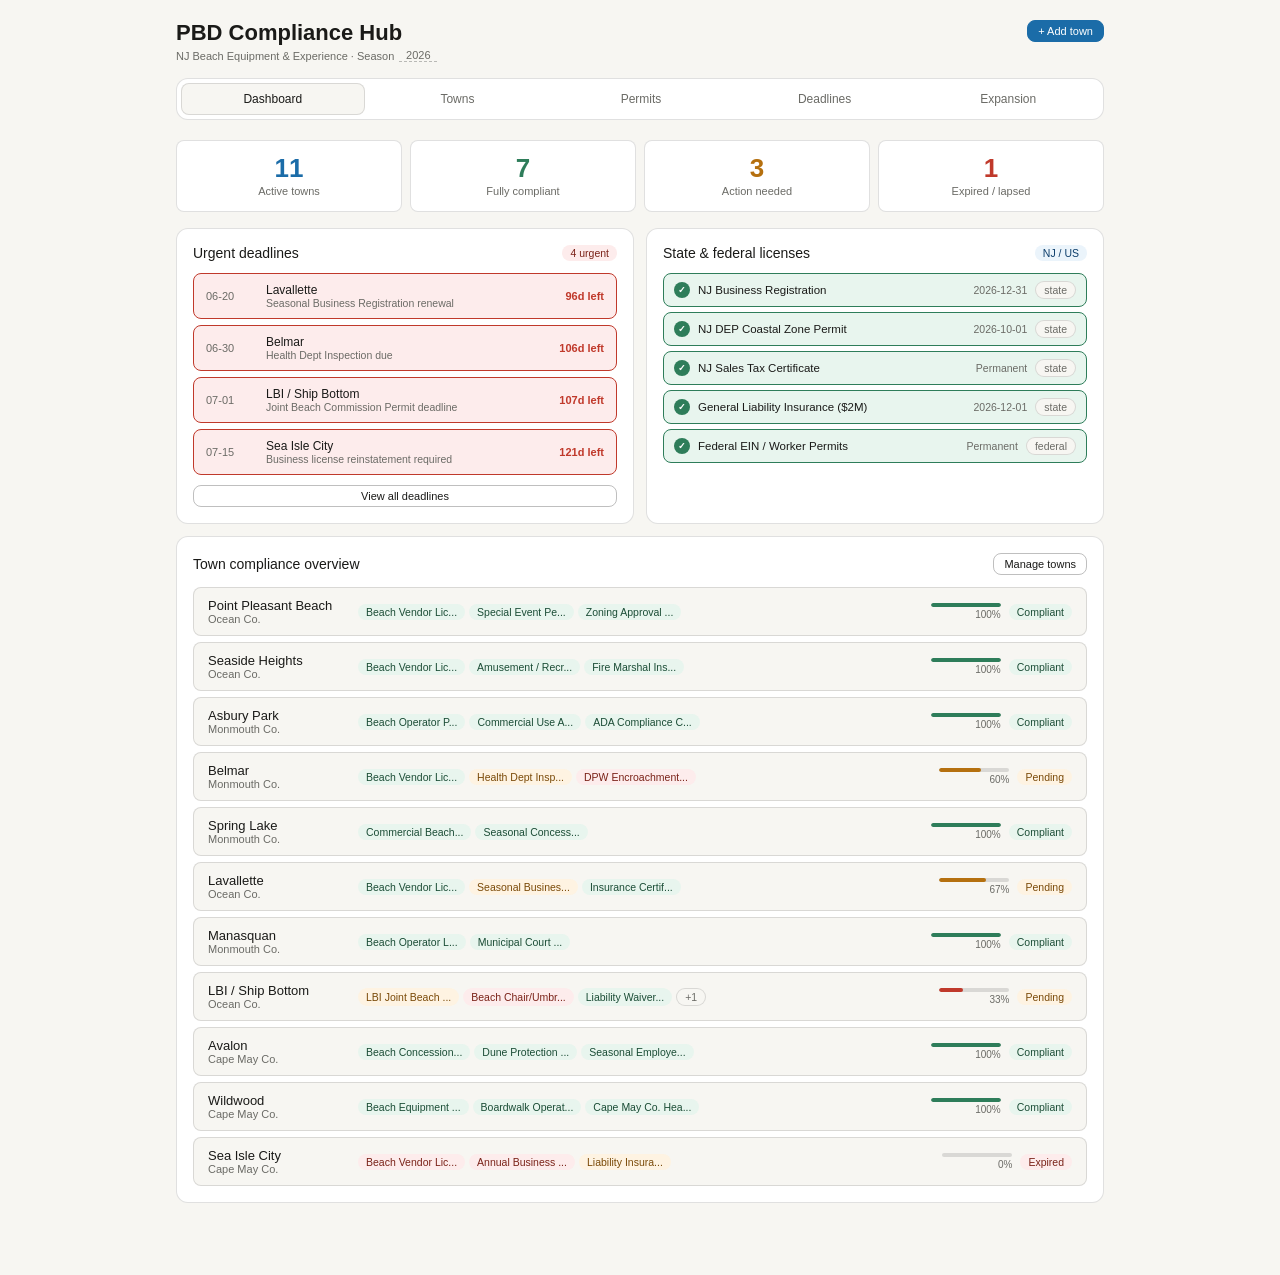
<file: index.html>
<!DOCTYPE html>
<html lang="en">
<head>
  <meta charset="UTF-8">
  <meta name="viewport" content="width=device-width, initial-scale=1.0">
  <title>PBD Compliance Hub</title>

  <!-- CSS: all three files live in the repo root -->
  <link rel="stylesheet" href="tokens.css">
  <link rel="stylesheet" href="components.css">
  <link rel="stylesheet" href="layout.css">
</head>
<body>

  <div class="app-shell">

    <!-- HEADER -->
    <div class="app-header">
      <div>
        <div class="app-title">PBD Compliance Hub</div>
        <div class="app-subtitle">
          NJ Beach Equipment &amp; Experience &middot; Season
          <input class="season-input" id="season-year" value="2026" maxlength="4"
                 title="Click to edit season year"
                 onchange="Controller.updateSeason(this.value)">
        </div>
      </div>
      <button class="btn btn-primary btn-sm" onclick="Controller.openModal('add-town')">+ Add town</button>
    </div>

    <!-- NAV -->
    <nav class="nav">
      <button class="nav-btn active" data-tab="dashboard" onclick="Controller.navigate('dashboard')">Dashboard</button>
      <button class="nav-btn"        data-tab="towns"     onclick="Controller.navigate('towns')">Towns</button>
      <button class="nav-btn"        data-tab="permits"   onclick="Controller.navigate('permits')">Permits</button>
      <button class="nav-btn"        data-tab="deadlines" onclick="Controller.navigate('deadlines')">Deadlines</button>
      <button class="nav-btn"        data-tab="expansion" onclick="Controller.navigate('expansion')">Expansion</button>
    </nav>

    <!-- TAB PANELS -->
    <main>
      <div class="tab active" id="tab-dashboard"></div>
      <div class="tab"        id="tab-towns"></div>
      <div class="tab"        id="tab-permits"></div>
      <div class="tab"        id="tab-deadlines"></div>
      <div class="tab"        id="tab-expansion"></div>
    </main>

  </div>

  <!-- MODALS -->

  <!-- Add Town -->
  <div class="modal-overlay" id="modal-add-town" onclick="Controller.overlayClick(event,'add-town')">
    <div class="modal">
      <div class="modal-header">
        <span class="modal-title">Add new town</span>
        <button class="modal-close" onclick="Controller.closeModal('add-town')">&#10005;</button>
      </div>
      <div class="form-group"><label class="form-label">Town name</label><input class="form-input" id="at-name" placeholder="e.g. Belmar"></div>
      <div class="form-group"><label class="form-label">County</label>
        <select class="form-input" id="at-county">
          <option>Monmouth</option><option>Ocean</option><option>Atlantic</option><option>Cape May</option><option>Middlesex</option>
        </select>
      </div>
      <div class="form-group"><label class="form-label">Beach badge program</label>
        <select class="form-input" id="at-badge"><option>Seasonal</option><option>Daily</option><option>Free beach</option></select>
      </div>
      <div class="form-group"><label class="form-label">Initial permit status</label>
        <select class="form-input" id="at-status"><option value="pending">Pending</option><option value="compliant">Compliant</option><option value="expired">Expired</option></select>
      </div>
      <div class="form-group"><label class="form-label">Contact / notes</label><input class="form-input" id="at-notes" placeholder="Contact name, phone, etc."></div>
      <div class="modal-actions">
        <button class="btn" onclick="Controller.closeModal('add-town')">Cancel</button>
        <button class="btn btn-primary" onclick="Controller.submitAddTown()">Add town</button>
      </div>
    </div>
  </div>

  <!-- Edit Town -->
  <div class="modal-overlay" id="modal-edit-town" onclick="Controller.overlayClick(event,'edit-town')">
    <div class="modal">
      <div class="modal-header">
        <span class="modal-title">Edit town</span>
        <button class="modal-close" onclick="Controller.closeModal('edit-town')">&#10005;</button>
      </div>
      <div class="form-group"><label class="form-label">Town name</label><input class="form-input" id="et-name"></div>
      <div class="form-group"><label class="form-label">County</label>
        <select class="form-input" id="et-county"><option>Monmouth</option><option>Ocean</option><option>Atlantic</option><option>Cape May</option><option>Middlesex</option></select>
      </div>
      <div class="form-group"><label class="form-label">Beach badge program</label>
        <select class="form-input" id="et-badge"><option>Seasonal</option><option>Daily</option><option>Free beach</option></select>
      </div>
      <div class="form-group"><label class="form-label">Contact</label><input class="form-input" id="et-contact"></div>
      <div class="form-group"><label class="form-label">Phone</label><input class="form-input" id="et-phone"></div>
      <div class="form-group"><label class="form-label">License fee</label><input class="form-input" id="et-fee"></div>
      <div class="form-group"><label class="form-label">Setup zones</label><input class="form-input" id="et-zones" type="number" min="1"></div>
      <div class="modal-actions">
        <button class="btn btn-danger btn-sm" onclick="Controller.deleteTown()">Delete town</button>
        <button class="btn" onclick="Controller.closeModal('edit-town')">Cancel</button>
        <button class="btn btn-primary" onclick="Controller.submitEditTown()">Save changes</button>
      </div>
    </div>
  </div>

  <!-- Add / Edit Permit -->
  <div class="modal-overlay" id="modal-permit" onclick="Controller.overlayClick(event,'permit')">
    <div class="modal">
      <div class="modal-header">
        <span class="modal-title" id="permit-modal-title">Add permit</span>
        <button class="modal-close" onclick="Controller.closeModal('permit')">&#10005;</button>
      </div>
      <div class="form-group"><label class="form-label">Permit / requirement name</label><input class="form-input" id="pm-name" placeholder="e.g. Beach Vendor License"></div>
      <div class="form-group"><label class="form-label">Type</label>
        <select class="form-input" id="pm-type"><option value="municipal">Municipal</option><option value="state">State</option><option value="federal">Federal</option></select>
      </div>
      <div class="form-group"><label class="form-label">Status</label>
        <select class="form-input" id="pm-status">
          <option value="done">Active / approved</option>
          <option value="warn">Expiring soon</option>
          <option value="miss">Missing / required</option>
        </select>
      </div>
      <div class="form-group"><label class="form-label">Expiration or due date</label><input class="form-input" id="pm-exp" placeholder="2026-09-30 or 'Required'"></div>
      <div class="modal-actions">
        <button class="btn" onclick="Controller.closeModal('permit')">Cancel</button>
        <button class="btn btn-primary" onclick="Controller.submitPermit()">Save permit</button>
      </div>
    </div>
  </div>

  <!-- JS: Model → View → Controller, all in repo root, loaded once at end of body -->
  <script src="model.js"></script>
  <script src="view.js"></script>
  <script src="controller.js"></script>

</body>
</html>
</file>
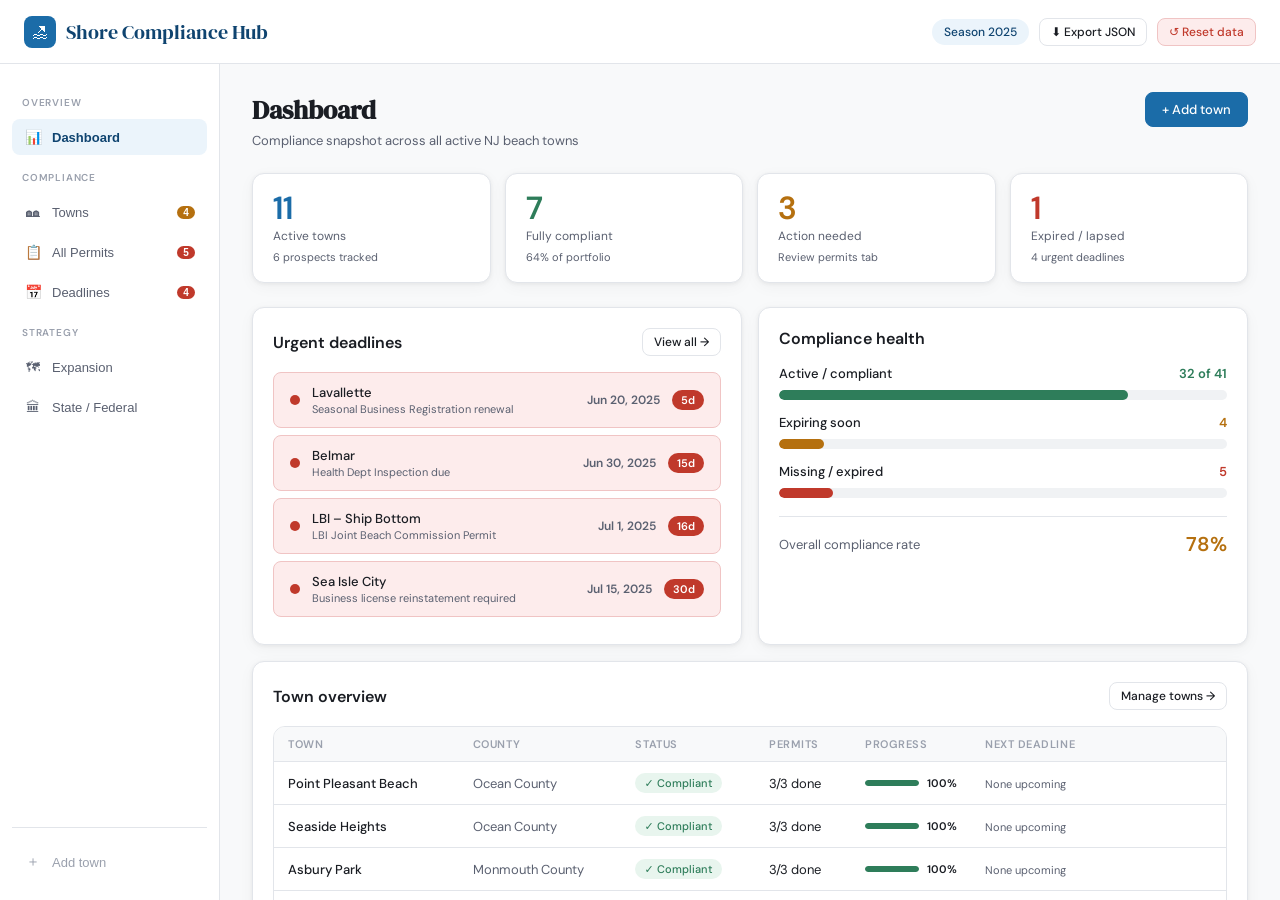
<file: shore_compliance_hub.html>
<!DOCTYPE html>
<html lang="en">
<head>
<meta charset="UTF-8">
<meta name="viewport" content="width=device-width, initial-scale=1.0">
<title>Shore Compliance Hub — NJ Beach Business</title>
<link href="https://fonts.googleapis.com/css2?family=DM+Sans:ital,opsz,wght@0,9..40,300;0,9..40,400;0,9..40,500;0,9..40,600;1,9..40,400&family=DM+Serif+Display&display=swap" rel="stylesheet">
<style>
*,*::before,*::after{box-sizing:border-box;margin:0;padding:0}
:root{
  --ocean:#1B6CA8;--ocean-mid:#2280C4;--ocean-light:#EBF4FB;--ocean-dark:#0F4470;
  --sand:#F5EDD8;--sand-dark:#C4A96A;
  --coral:#E05A3A;--coral-light:#FDEEE9;
  --green:#2E7D5A;--green-light:#E8F5EE;--green-mid:#3A9B70;
  --amber:#B5700F;--amber-light:#FEF3E2;
  --red:#C0392B;--red-light:#FDECEC;
  --gray:#6B7280;--gray-light:#F3F4F6;
  --bg:#ffffff;--bg2:#F8F9FA;--bg3:#F0F2F4;
  --text:#1A1D23;--text2:#5A6070;--text3:#9AA0AD;
  --border:#E2E5EA;--border-mid:#CDD1D9;
  --radius:8px;--radius-lg:12px;--radius-xl:16px;
  --shadow:0 1px 4px rgba(0,0,0,.06),0 4px 16px rgba(0,0,0,.04);
  --shadow-md:0 2px 8px rgba(0,0,0,.08),0 8px 32px rgba(0,0,0,.06);
}
html{font-size:16px;scroll-behavior:smooth}
body{font-family:'DM Sans',system-ui,sans-serif;color:var(--text);background:var(--bg2);min-height:100vh}

/* ─── LAYOUT ─── */
.app-shell{display:grid;grid-template-columns:220px 1fr;grid-template-rows:64px 1fr;min-height:100vh}
.topbar{grid-column:1/-1;background:var(--bg);border-bottom:1px solid var(--border);display:flex;align-items:center;padding:0 24px;gap:16px;position:sticky;top:0;z-index:50}
.logo{font-family:'DM Serif Display',serif;font-size:20px;color:var(--ocean-dark);display:flex;align-items:center;gap:10px;white-space:nowrap}
.logo-icon{width:32px;height:32px;background:var(--ocean);border-radius:8px;display:flex;align-items:center;justify-content:center;color:#fff;font-size:16px}
.topbar-right{margin-left:auto;display:flex;align-items:center;gap:10px}
.season-badge{padding:5px 12px;background:var(--ocean-light);color:var(--ocean-dark);border-radius:99px;font-size:12px;font-weight:500}
.sidebar{background:var(--bg);border-right:1px solid var(--border);padding:20px 12px;display:flex;flex-direction:column;gap:4px;position:sticky;top:64px;height:calc(100vh - 64px);overflow-y:auto}
.sidebar-section{font-size:10px;font-weight:600;color:var(--text3);text-transform:uppercase;letter-spacing:.08em;padding:12px 10px 6px}
.nav-item{display:flex;align-items:center;gap:10px;padding:9px 12px;border-radius:var(--radius);cursor:pointer;font-size:13px;font-weight:500;color:var(--text2);transition:all .15s;border:none;background:none;width:100%;text-align:left}
.nav-item:hover{background:var(--bg2);color:var(--text)}
.nav-item.active{background:var(--ocean-light);color:var(--ocean-dark);font-weight:600}
.nav-item .icon{width:18px;height:18px;display:flex;align-items:center;justify-content:center;font-size:14px;flex-shrink:0}
.nav-badge{margin-left:auto;background:var(--red);color:#fff;border-radius:99px;font-size:10px;font-weight:700;padding:1px 6px;min-width:18px;text-align:center}
.nav-badge.amber{background:var(--amber)}
.sidebar-footer{margin-top:auto;padding-top:16px;border-top:1px solid var(--border)}
.main{padding:28px 32px;overflow-y:auto;height:calc(100vh - 64px)}

/* ─── TYPOGRAPHY & HELPERS ─── */
h1{font-family:'DM Serif Display',serif;font-size:26px;color:var(--text)}
h2{font-size:16px;font-weight:600;color:var(--text)}
h3{font-size:14px;font-weight:500;color:var(--text)}
.page-header{display:flex;align-items:flex-start;justify-content:space-between;margin-bottom:24px;gap:12px;flex-wrap:wrap}
.page-title-group h1{margin-bottom:4px}
.page-subtitle{font-size:13px;color:var(--text2)}
.section-label{font-size:11px;font-weight:600;color:var(--text3);text-transform:uppercase;letter-spacing:.06em;margin-bottom:10px}
.hidden{display:none!important}
.flex{display:flex}.gap-6{gap:6px}.gap-8{gap:8px}.gap-12{gap:12px}.gap-16{gap:16px}
.align-center{align-items:center}.justify-between{justify-content:space-between}
.flex-1{flex:1}.wrap{flex-wrap:wrap}
.mb-8{margin-bottom:8px}.mb-12{margin-bottom:12px}.mb-16{margin-bottom:16px}.mb-20{margin-bottom:20px}.mb-24{margin-bottom:24px}
.text-sm{font-size:13px}.text-xs{font-size:11px}.text-muted{color:var(--text2)}.text-right{text-align:right}
.fw-500{font-weight:500}.fw-600{font-weight:600}

/* ─── BADGES ─── */
.badge{display:inline-flex;align-items:center;gap:4px;padding:3px 9px;border-radius:99px;font-size:11px;font-weight:500;white-space:nowrap}
.badge-green{background:var(--green-light);color:var(--green)}
.badge-amber{background:var(--amber-light);color:var(--amber)}
.badge-red{background:var(--red-light);color:var(--red)}
.badge-ocean{background:var(--ocean-light);color:var(--ocean-dark)}
.badge-gray{background:var(--bg3);color:var(--text2);border:1px solid var(--border)}

/* ─── CARDS ─── */
.card{background:var(--bg);border:1px solid var(--border);border-radius:var(--radius-lg);padding:20px;box-shadow:var(--shadow)}
.card-header{display:flex;align-items:center;justify-content:space-between;margin-bottom:16px;gap:8px;flex-wrap:wrap}
.card-sm{padding:14px 16px}
.card-grid-2{display:grid;grid-template-columns:1fr 1fr;gap:16px}
.card-grid-3{display:grid;grid-template-columns:1fr 1fr 1fr;gap:16px}
.card-grid-4{display:grid;grid-template-columns:repeat(4,1fr);gap:14px}

/* ─── STAT CARDS ─── */
.stat-card{background:var(--bg);border:1px solid var(--border);border-radius:var(--radius-lg);padding:18px 20px;box-shadow:var(--shadow)}
.stat-num{font-size:32px;font-weight:600;line-height:1;margin-bottom:4px}
.stat-label{font-size:12px;color:var(--text2)}
.stat-trend{font-size:11px;margin-top:6px}
.stat-num.ocean{color:var(--ocean)}
.stat-num.green{color:var(--green)}
.stat-num.amber{color:var(--amber)}
.stat-num.red{color:var(--red)}

/* ─── BUTTONS ─── */
.btn{display:inline-flex;align-items:center;gap:6px;padding:8px 16px;border:1px solid var(--border);background:var(--bg);border-radius:var(--radius);font-size:13px;font-weight:500;cursor:pointer;font-family:inherit;color:var(--text);transition:all .15s;white-space:nowrap}
.btn:hover{background:var(--bg2);border-color:var(--border-mid)}
.btn:active{transform:scale(.98)}
.btn-primary{background:var(--ocean);color:#fff;border-color:var(--ocean)}
.btn-primary:hover{background:var(--ocean-mid);border-color:var(--ocean-mid)}
.btn-danger{background:var(--red-light);color:var(--red);border-color:#f0c4c4}
.btn-danger:hover{background:#fbd9d8}
.btn-success{background:var(--green-light);color:var(--green);border-color:#b8e0cb}
.btn-sm{padding:5px 11px;font-size:12px}
.btn-xs{padding:3px 8px;font-size:11px}
.btn-icon{padding:6px;border-radius:var(--radius)}

/* ─── INPUTS ─── */
.form-group{margin-bottom:16px}
.form-row{display:grid;grid-template-columns:1fr 1fr;gap:12px}
.form-label{display:block;font-size:12px;font-weight:500;color:var(--text2);margin-bottom:5px}
.form-input,.form-select,.form-textarea{width:100%;padding:9px 12px;border:1px solid var(--border);border-radius:var(--radius);background:var(--bg);font-family:inherit;font-size:13px;color:var(--text);transition:border-color .15s}
.form-input:focus,.form-select:focus,.form-textarea:focus{outline:none;border-color:var(--ocean);box-shadow:0 0 0 3px rgba(27,108,168,.1)}
.form-select{cursor:pointer}
.form-textarea{resize:vertical;min-height:80px}
.search-wrap{position:relative}
.search-wrap .search-icon{position:absolute;left:10px;top:50%;transform:translateY(-50%);color:var(--text3);font-size:14px}
.search-wrap .form-input{padding-left:32px}

/* ─── TABLE ─── */
.table-wrap{overflow-x:auto;border:1px solid var(--border);border-radius:var(--radius-lg)}
table{width:100%;border-collapse:collapse;font-size:13px}
thead tr{background:var(--bg2);border-bottom:1px solid var(--border)}
th{padding:10px 14px;text-align:left;font-size:11px;font-weight:600;color:var(--text3);text-transform:uppercase;letter-spacing:.05em;white-space:nowrap}
td{padding:11px 14px;border-bottom:1px solid var(--border);vertical-align:middle}
tr:last-child td{border-bottom:none}
tr:hover td{background:var(--bg2)}
.td-actions{display:flex;gap:4px;justify-content:flex-end}

/* ─── PROGRESS ─── */
.progress-bar{height:6px;background:var(--bg3);border-radius:99px;overflow:hidden}
.progress-fill{height:100%;border-radius:99px;transition:width .4s}
.progress-fill.green{background:var(--green)}
.progress-fill.amber{background:var(--amber)}
.progress-fill.red{background:var(--red)}

/* ─── PERMIT ITEMS ─── */
.permit-list{display:flex;flex-direction:column;gap:7px}
.permit-item{display:flex;align-items:center;gap:10px;padding:10px 14px;border-radius:var(--radius);border:1px solid transparent;transition:all .15s}
.permit-item.done{background:var(--green-light);border-color:#b8e0cb}
.permit-item.warn{background:var(--amber-light);border-color:#f5d9a0}
.permit-item.miss{background:var(--red-light);border-color:#f0c4c4}
.permit-item.na{background:var(--bg2);border-color:var(--border)}
.permit-check{width:22px;height:22px;border-radius:50%;display:flex;align-items:center;justify-content:center;font-size:11px;font-weight:700;flex-shrink:0;color:#fff}
.permit-check.done{background:var(--green)}
.permit-check.warn{background:var(--amber)}
.permit-check.miss{background:var(--red)}
.permit-check.na{background:var(--text3)}
.permit-name{font-size:13px;font-weight:500;flex:1}
.permit-exp{font-size:11px;color:var(--text2);white-space:nowrap}
.permit-actions{display:flex;gap:4px;opacity:0;transition:opacity .15s}
.permit-item:hover .permit-actions{opacity:1}

/* ─── DEADLINE ITEMS ─── */
.deadline-item{display:flex;align-items:center;gap:12px;padding:11px 16px;border-radius:var(--radius);border:1px solid transparent}
.deadline-item.urgent{background:var(--red-light);border-color:#f0c4c4}
.deadline-item.soon{background:var(--amber-light);border-color:#f5d9a0}
.deadline-item.ok{background:var(--green-light);border-color:#b8e0cb}
.deadline-item+.deadline-item{margin-top:7px}
.deadline-dot{width:10px;height:10px;border-radius:50%;flex-shrink:0}
.deadline-dot.urgent{background:var(--red)}
.deadline-dot.soon{background:var(--amber)}
.deadline-dot.ok{background:var(--green)}
.deadline-meta{flex:1;min-width:0}
.deadline-town-name{font-size:13px;font-weight:500}
.deadline-type-text{font-size:11px;color:var(--text2);margin-top:1px}
.deadline-date-col{font-size:12px;font-weight:600;color:var(--text2);white-space:nowrap}
.days-chip{padding:3px 9px;border-radius:99px;font-size:11px;font-weight:600;white-space:nowrap}
.days-chip.urgent{background:var(--red);color:#fff}
.days-chip.soon{background:var(--amber);color:#fff}
.days-chip.ok{background:var(--green);color:#fff}
.days-chip.pastdue{background:#7B1010;color:#fff}

/* ─── TOWN ACCORDION ─── */
.town-accordion{display:flex;flex-direction:column;gap:8px}
.town-card{background:var(--bg);border:1px solid var(--border);border-radius:var(--radius-lg);overflow:hidden;box-shadow:var(--shadow);transition:border-color .15s}
.town-card:hover{border-color:var(--ocean-mid)}
.town-card.is-open{border-color:var(--ocean)}
.town-card-header{display:grid;grid-template-columns:1fr auto auto;gap:16px;align-items:center;padding:14px 18px;cursor:pointer;user-select:none}
.town-card-name{font-size:14px;font-weight:600}
.town-card-county{font-size:11px;color:var(--text2);margin-top:1px}
.town-card-badges{display:flex;gap:6px;flex-wrap:wrap;justify-content:flex-end}
.town-card-score-wrap{display:flex;align-items:center;gap:8px}
.town-card-pct{font-size:12px;font-weight:600;min-width:30px;text-align:right}
.town-card-pct.green{color:var(--green)}
.town-card-pct.amber{color:var(--amber)}
.town-card-pct.red{color:var(--red)}
.town-card-chevron{font-size:12px;color:var(--text3);transition:transform .2s;margin-left:8px}
.town-card-body{display:none;border-top:1px solid var(--border);padding:18px}
.town-card.is-open .town-card-body{display:block}
.town-card.is-open .town-card-chevron{transform:rotate(180deg)}
.town-meta-grid{display:grid;grid-template-columns:repeat(3,1fr);gap:10px;margin-bottom:18px}
.town-meta-item label{font-size:10px;font-weight:600;color:var(--text3);text-transform:uppercase;letter-spacing:.05em;display:block;margin-bottom:3px}
.town-meta-item span{font-size:13px;font-weight:500}
.town-notes-box{background:var(--bg2);border:1px solid var(--border);border-radius:var(--radius);padding:10px 14px;font-size:12px;color:var(--text2);margin-bottom:16px}
.town-actions{display:flex;gap:8px;margin-top:14px;flex-wrap:wrap}

/* ─── EXPANSION PROSPECTS ─── */
.prospect-grid{display:grid;grid-template-columns:repeat(2,1fr);gap:14px}
.prospect-card{background:var(--bg);border:1px solid var(--border);border-radius:var(--radius-lg);padding:16px;cursor:pointer;transition:all .2s;box-shadow:var(--shadow)}
.prospect-card:hover{border-color:var(--ocean);box-shadow:var(--shadow-md);transform:translateY(-1px)}
.prospect-card.selected{border-color:var(--ocean);border-width:2px;box-shadow:0 0 0 3px rgba(27,108,168,.1)}
.prospect-name{font-size:15px;font-weight:600;margin-bottom:4px}
.prospect-meta{font-size:11px;color:var(--text2);margin-bottom:10px}
.score-row{display:flex;align-items:center;gap:8px;margin-bottom:8px}
.score-track{flex:1;height:5px;background:var(--bg3);border-radius:99px;overflow:hidden}
.score-fill{height:100%;background:var(--ocean);border-radius:99px}
.score-num{font-size:13px;font-weight:600;color:var(--ocean);min-width:28px;text-align:right}

/* ─── MODAL ─── */
.modal-overlay{position:fixed;inset:0;background:rgba(10,20,40,.45);z-index:200;display:flex;align-items:center;justify-content:center;padding:20px;opacity:0;pointer-events:none;transition:opacity .2s}
.modal-overlay.open{opacity:1;pointer-events:all}
.modal{background:var(--bg);border-radius:var(--radius-xl);border:1px solid var(--border);box-shadow:var(--shadow-md);width:100%;max-width:520px;max-height:90vh;display:flex;flex-direction:column;transform:translateY(12px);transition:transform .2s}
.modal-overlay.open .modal{transform:translateY(0)}
.modal-header{display:flex;align-items:center;justify-content:space-between;padding:20px 24px 0}
.modal-title{font-size:16px;font-weight:600}
.modal-close{background:none;border:none;font-size:20px;cursor:pointer;color:var(--text3);line-height:1;padding:0 2px;transition:color .15s}
.modal-close:hover{color:var(--text)}
.modal-body{padding:20px 24px;overflow-y:auto;flex:1}
.modal-footer{padding:16px 24px;border-top:1px solid var(--border);display:flex;justify-content:flex-end;gap:10px}

/* ─── TOAST ─── */
.toast-stack{position:fixed;bottom:24px;right:24px;z-index:300;display:flex;flex-direction:column;gap:8px;pointer-events:none}
.toast{display:flex;align-items:center;gap:10px;padding:12px 16px;border-radius:var(--radius);background:var(--text);color:#fff;font-size:13px;font-weight:500;box-shadow:var(--shadow-md);opacity:0;transform:translateX(24px);transition:all .3s;max-width:340px}
.toast.show{opacity:1;transform:translateX(0)}
.toast.green{background:var(--green)}
.toast.red{background:var(--red)}
.toast.amber{background:var(--amber)}

/* ─── FILTER CHIPS ─── */
.chip-row{display:flex;gap:6px;flex-wrap:wrap;margin-bottom:16px}
.chip{padding:5px 13px;border:1px solid var(--border);border-radius:99px;font-size:12px;font-weight:500;cursor:pointer;background:var(--bg);color:var(--text2);font-family:inherit;transition:all .15s}
.chip:hover{border-color:var(--border-mid);color:var(--text)}
.chip.active{background:var(--ocean);color:#fff;border-color:var(--ocean)}

/* ─── EMPTY STATE ─── */
.empty-state{text-align:center;padding:48px 24px;color:var(--text2)}
.empty-icon{font-size:36px;margin-bottom:12px}
.empty-title{font-size:15px;font-weight:500;color:var(--text);margin-bottom:6px}
.empty-sub{font-size:13px}

/* ─── CONFIRM DIALOG ─── */
.confirm-overlay{position:fixed;inset:0;background:rgba(10,20,40,.5);z-index:250;display:flex;align-items:center;justify-content:center;opacity:0;pointer-events:none;transition:opacity .15s}
.confirm-overlay.open{opacity:1;pointer-events:all}
.confirm-box{background:var(--bg);border-radius:var(--radius-xl);border:1px solid var(--border);box-shadow:var(--shadow-md);padding:24px;max-width:360px;width:90%;transform:scale(.96);transition:transform .15s}
.confirm-overlay.open .confirm-box{transform:scale(1)}
.confirm-title{font-size:15px;font-weight:600;margin-bottom:8px}
.confirm-msg{font-size:13px;color:var(--text2);margin-bottom:20px;line-height:1.5}
.confirm-actions{display:flex;gap:8px;justify-content:flex-end}

/* ─── SCROLLBAR ─── */
::-webkit-scrollbar{width:6px;height:6px}
::-webkit-scrollbar-track{background:transparent}
::-webkit-scrollbar-thumb{background:var(--border-mid);border-radius:99px}

/* ─── PRINT ─── */
@media print{.sidebar,.topbar,.btn,.permit-actions,.town-actions{display:none!important}.main{padding:0;height:auto}.app-shell{grid-template-columns:1fr}}
</style>
</head>
<body>

<!-- TOAST STACK -->
<div class="toast-stack" id="toast-stack"></div>

<!-- CONFIRM DIALOG -->
<div class="confirm-overlay" id="confirm-overlay">
  <div class="confirm-box">
    <div class="confirm-title" id="confirm-title">Are you sure?</div>
    <div class="confirm-msg" id="confirm-msg"></div>
    <div class="confirm-actions">
      <button class="btn" onclick="closeConfirm(false)">Cancel</button>
      <button class="btn btn-danger" id="confirm-ok-btn" onclick="closeConfirm(true)">Delete</button>
    </div>
  </div>
</div>

<!-- MODAL: Add/Edit Town -->
<div class="modal-overlay" id="modal-town">
  <div class="modal">
    <div class="modal-header">
      <span class="modal-title" id="modal-town-title">Add Town</span>
      <button class="modal-close" onclick="closeModal('modal-town')">✕</button>
    </div>
    <div class="modal-body">
      <input type="hidden" id="town-edit-id">
      <div class="form-row">
        <div class="form-group">
          <label class="form-label">Town / Borough name *</label>
          <input class="form-input" id="tf-name" placeholder="e.g. Belmar">
        </div>
        <div class="form-group">
          <label class="form-label">County *</label>
          <select class="form-select" id="tf-county">
            <option>Monmouth County</option>
            <option>Ocean County</option>
            <option>Atlantic County</option>
            <option>Cape May County</option>
            <option>Middlesex County</option>
            <option>Burlington County</option>
            <option>Other</option>
          </select>
        </div>
      </div>
      <div class="form-row">
        <div class="form-group">
          <label class="form-label">Compliance status</label>
          <select class="form-select" id="tf-status">
            <option value="compliant">✓ Compliant</option>
            <option value="pending">⚠ Action needed</option>
            <option value="expired">✗ Expired / lapsed</option>
          </select>
        </div>
        <div class="form-group">
          <label class="form-label">Beach badge program</label>
          <select class="form-select" id="tf-badge">
            <option>Seasonal badge</option>
            <option>Daily badge</option>
            <option>Free beach</option>
          </select>
        </div>
      </div>
      <div class="form-row">
        <div class="form-group">
          <label class="form-label">Primary contact name</label>
          <input class="form-input" id="tf-contact" placeholder="e.g. Borough Clerk">
        </div>
        <div class="form-group">
          <label class="form-label">Contact phone</label>
          <input class="form-input" id="tf-phone" placeholder="732-000-0000">
        </div>
      </div>
      <div class="form-row">
        <div class="form-group">
          <label class="form-label">Annual license fee</label>
          <input class="form-input" id="tf-fee" placeholder="e.g. $2,400/season">
        </div>
        <div class="form-group">
          <label class="form-label">Setup zones / locations</label>
          <input class="form-input" type="number" id="tf-zones" min="1" value="1">
        </div>
      </div>
      <div class="form-group">
        <label class="form-label">Beach length</label>
        <input class="form-input" id="tf-beach" placeholder="e.g. 2.4 miles">
      </div>
      <div class="form-group">
        <label class="form-label">Notes / special requirements</label>
        <textarea class="form-textarea" id="tf-notes" placeholder="Key contacts, seasonal quirks, HOA agreements..."></textarea>
      </div>
    </div>
    <div class="modal-footer">
      <button class="btn" onclick="closeModal('modal-town')">Cancel</button>
      <button class="btn btn-primary" onclick="saveTown()">Save town</button>
    </div>
  </div>
</div>

<!-- MODAL: Add/Edit Permit -->
<div class="modal-overlay" id="modal-permit">
  <div class="modal">
    <div class="modal-header">
      <span class="modal-title" id="modal-permit-title">Add Permit</span>
      <button class="modal-close" onclick="closeModal('modal-permit')">✕</button>
    </div>
    <div class="modal-body">
      <input type="hidden" id="permit-edit-town-id">
      <input type="hidden" id="permit-edit-permit-id">
      <div class="form-group">
        <label class="form-label">Permit / license name *</label>
        <input class="form-input" id="pf-name" placeholder="e.g. Beach Vendor License">
      </div>
      <div class="form-row">
        <div class="form-group">
          <label class="form-label">Status</label>
          <select class="form-select" id="pf-status">
            <option value="done">✓ Active / compliant</option>
            <option value="warn">⚠ Expiring / pending</option>
            <option value="miss">✗ Missing / expired</option>
            <option value="na">— Not applicable</option>
          </select>
        </div>
        <div class="form-group">
          <label class="form-label">Permit type</label>
          <select class="form-select" id="pf-type">
            <option value="municipal">Municipal</option>
            <option value="state">State (NJ)</option>
            <option value="federal">Federal</option>
            <option value="insurance">Insurance</option>
          </select>
        </div>
      </div>
      <div class="form-row">
        <div class="form-group">
          <label class="form-label">Expiration / due date</label>
          <input class="form-input" type="date" id="pf-exp">
        </div>
        <div class="form-group">
          <label class="form-label">Issuing authority</label>
          <input class="form-input" id="pf-authority" placeholder="e.g. Borough Clerk">
        </div>
      </div>
      <div class="form-group">
        <label class="form-label">Renewal fee</label>
        <input class="form-input" id="pf-fee" placeholder="e.g. $350">
      </div>
      <div class="form-group">
        <label class="form-label">Notes</label>
        <textarea class="form-textarea" id="pf-notes" placeholder="Application steps, contacts, link to form..."></textarea>
      </div>
    </div>
    <div class="modal-footer">
      <button class="btn" onclick="closeModal('modal-permit')">Cancel</button>
      <button class="btn btn-primary" onclick="savePermit()">Save permit</button>
    </div>
  </div>
</div>

<!-- MODAL: Add/Edit Deadline -->
<div class="modal-overlay" id="modal-deadline">
  <div class="modal">
    <div class="modal-header">
      <span class="modal-title" id="modal-deadline-title">Add Deadline</span>
      <button class="modal-close" onclick="closeModal('modal-deadline')">✕</button>
    </div>
    <div class="modal-body">
      <input type="hidden" id="deadline-edit-id">
      <div class="form-group">
        <label class="form-label">Related town</label>
        <select class="form-select" id="df-town">
          <option value="__state__">State / NJ-wide</option>
        </select>
      </div>
      <div class="form-group">
        <label class="form-label">Description *</label>
        <input class="form-input" id="df-desc" placeholder="e.g. Annual vendor license renewal">
      </div>
      <div class="form-row">
        <div class="form-group">
          <label class="form-label">Due date *</label>
          <input class="form-input" type="date" id="df-date">
        </div>
        <div class="form-group">
          <label class="form-label">Priority</label>
          <select class="form-select" id="df-priority">
            <option value="urgent">🔴 Urgent</option>
            <option value="soon">🟡 Soon</option>
            <option value="ok">🟢 On track</option>
          </select>
        </div>
      </div>
      <div class="form-group">
        <label class="form-label">Notes</label>
        <textarea class="form-textarea" id="df-notes" placeholder="Reminder notes, action items..."></textarea>
      </div>
    </div>
    <div class="modal-footer">
      <button class="btn" onclick="closeModal('modal-deadline')">Cancel</button>
      <button class="btn btn-primary" onclick="saveDeadline()">Save deadline</button>
    </div>
  </div>
</div>

<!-- MODAL: Prospect Detail -->
<div class="modal-overlay" id="modal-prospect">
  <div class="modal" style="max-width:580px">
    <div class="modal-header">
      <span class="modal-title" id="modal-prospect-title">Expansion Details</span>
      <button class="modal-close" onclick="closeModal('modal-prospect')">✕</button>
    </div>
    <div class="modal-body" id="modal-prospect-body"></div>
    <div class="modal-footer">
      <button class="btn" onclick="closeModal('modal-prospect')">Close</button>
      <button class="btn btn-primary" id="modal-prospect-add-btn">+ Add to active towns</button>
    </div>
  </div>
</div>

<!-- APP SHELL -->
<div class="app-shell">

  <!-- TOP BAR -->
  <header class="topbar">
    <div class="logo">
      <div class="logo-icon">🏖</div>
      Shore Compliance Hub
    </div>
    <div class="topbar-right">
      <span class="season-badge">Season 2025</span>
      <button class="btn btn-sm" onclick="exportData()">⬇ Export JSON</button>
      <button class="btn btn-sm btn-danger" onclick="resetToDefaults()">↺ Reset data</button>
    </div>
  </header>

  <!-- SIDEBAR -->
  <nav class="sidebar">
    <span class="sidebar-section">Overview</span>
    <button class="nav-item active" onclick="gotoTab('dashboard')" id="nav-dashboard">
      <span class="icon">📊</span> Dashboard
    </button>

    <span class="sidebar-section">Compliance</span>
    <button class="nav-item" onclick="gotoTab('towns')" id="nav-towns">
      <span class="icon">🏘</span> Towns
      <span class="nav-badge amber" id="nav-towns-badge">0</span>
    </button>
    <button class="nav-item" onclick="gotoTab('permits')" id="nav-permits">
      <span class="icon">📋</span> All Permits
      <span class="nav-badge" id="nav-permits-badge">0</span>
    </button>
    <button class="nav-item" onclick="gotoTab('deadlines')" id="nav-deadlines">
      <span class="icon">📅</span> Deadlines
      <span class="nav-badge" id="nav-deadlines-badge">0</span>
    </button>

    <span class="sidebar-section">Strategy</span>
    <button class="nav-item" onclick="gotoTab('expansion')" id="nav-expansion">
      <span class="icon">🗺</span> Expansion
    </button>
    <button class="nav-item" onclick="gotoTab('statereqs')" id="nav-statereqs">
      <span class="icon">🏛</span> State / Federal
    </button>

    <div class="sidebar-footer">
      <button class="nav-item" style="color:var(--text3)" onclick="openTownModal()">
        <span class="icon">＋</span> Add town
      </button>
    </div>
  </nav>

  <!-- MAIN CONTENT -->
  <main class="main" id="main-content">

    <!-- ═══ DASHBOARD ═══ -->
    <div id="tab-dashboard">
      <div class="page-header">
        <div class="page-title-group">
          <h1>Dashboard</h1>
          <p class="page-subtitle">Compliance snapshot across all active NJ beach towns</p>
        </div>
        <button class="btn btn-primary" onclick="openTownModal()">+ Add town</button>
      </div>

      <div class="card-grid-4 mb-24" id="dash-stats"></div>

      <div class="card-grid-2 mb-16">
        <div class="card">
          <div class="card-header">
            <h2>Urgent deadlines</h2>
            <button class="btn btn-sm" onclick="gotoTab('deadlines')">View all →</button>
          </div>
          <div id="dash-urgent-deadlines"></div>
        </div>
        <div class="card">
          <div class="card-header">
            <h2>Compliance health</h2>
          </div>
          <div id="dash-health"></div>
        </div>
      </div>

      <div class="card">
        <div class="card-header">
          <h2>Town overview</h2>
          <button class="btn btn-sm" onclick="gotoTab('towns')">Manage towns →</button>
        </div>
        <div class="table-wrap">
          <table id="dash-towns-table">
            <thead><tr><th>Town</th><th>County</th><th>Status</th><th>Permits</th><th>Progress</th><th>Next deadline</th></tr></thead>
            <tbody id="dash-towns-tbody"></tbody>
          </table>
        </div>
      </div>
    </div>

    <!-- ═══ TOWNS ═══ -->
    <div id="tab-towns" class="hidden">
      <div class="page-header">
        <div class="page-title-group">
          <h1>Towns</h1>
          <p class="page-subtitle" id="towns-count-label">Loading...</p>
        </div>
        <div class="flex gap-8">
          <div class="search-wrap" style="width:220px">
            <span class="search-icon">🔍</span>
            <input class="form-input" id="towns-search" placeholder="Search towns..." oninput="renderTowns()">
          </div>
          <button class="btn btn-primary" onclick="openTownModal()">+ Add town</button>
        </div>
      </div>
      <div class="chip-row" id="towns-filter-chips">
        <button class="chip active" data-filter="all" onclick="setChipFilter('towns',this)">All</button>
        <button class="chip" data-filter="compliant" onclick="setChipFilter('towns',this)">✓ Compliant</button>
        <button class="chip" data-filter="pending" onclick="setChipFilter('towns',this)">⚠ Pending</button>
        <button class="chip" data-filter="expired" onclick="setChipFilter('towns',this)">✗ Expired</button>
      </div>
      <div class="town-accordion" id="towns-accordion"></div>
    </div>

    <!-- ═══ PERMITS ═══ -->
    <div id="tab-permits" class="hidden">
      <div class="page-header">
        <div class="page-title-group">
          <h1>All Permits</h1>
          <p class="page-subtitle">Unified permit registry across all towns</p>
        </div>
        <div class="flex gap-8">
          <div class="search-wrap" style="width:200px">
            <span class="search-icon">🔍</span>
            <input class="form-input" id="permits-search" placeholder="Search permits..." oninput="renderPermits()">
          </div>
        </div>
      </div>
      <div class="flex gap-12 mb-16 wrap">
        <div>
          <div class="section-label mb-8">Filter by town</div>
          <select class="form-select" style="width:200px" id="permits-town-filter" onchange="renderPermits()">
            <option value="all">All towns</option>
          </select>
        </div>
        <div>
          <div class="section-label mb-8">Filter by type</div>
          <div class="chip-row" id="permits-type-chips" style="margin-bottom:0">
            <button class="chip active" data-filter="all" onclick="setChipFilter('permits',this)">All types</button>
            <button class="chip" data-filter="municipal" onclick="setChipFilter('permits',this)">Municipal</button>
            <button class="chip" data-filter="state" onclick="setChipFilter('permits',this)">State</button>
            <button class="chip" data-filter="federal" onclick="setChipFilter('permits',this)">Federal</button>
            <button class="chip" data-filter="insurance" onclick="setChipFilter('permits',this)">Insurance</button>
          </div>
        </div>
        <div>
          <div class="section-label mb-8">Filter by status</div>
          <div class="chip-row" id="permits-status-chips" style="margin-bottom:0">
            <button class="chip active" data-filter="all" onclick="setChipFilter('permit-status',this)">All statuses</button>
            <button class="chip" data-filter="done" onclick="setChipFilter('permit-status',this)">✓ Active</button>
            <button class="chip" data-filter="warn" onclick="setChipFilter('permit-status',this)">⚠ Expiring</button>
            <button class="chip" data-filter="miss" onclick="setChipFilter('permit-status',this)">✗ Missing</button>
          </div>
        </div>
      </div>
      <div class="table-wrap">
        <table>
          <thead><tr><th>Permit / License</th><th>Town</th><th>Type</th><th>Status</th><th>Expires</th><th>Authority</th><th>Fee</th><th></th></tr></thead>
          <tbody id="permits-tbody"></tbody>
        </table>
      </div>
    </div>

    <!-- ═══ DEADLINES ═══ -->
    <div id="tab-deadlines" class="hidden">
      <div class="page-header">
        <div class="page-title-group">
          <h1>Deadlines</h1>
          <p class="page-subtitle">All compliance due dates, sorted by urgency</p>
        </div>
        <button class="btn btn-primary" onclick="openDeadlineModal()">+ Add deadline</button>
      </div>
      <div class="chip-row" id="deadlines-filter-chips">
        <button class="chip active" data-filter="all" onclick="setChipFilter('deadlines',this)">All</button>
        <button class="chip" data-filter="urgent" onclick="setChipFilter('deadlines',this)">🔴 Urgent</button>
        <button class="chip" data-filter="soon" onclick="setChipFilter('deadlines',this)">🟡 Soon</button>
        <button class="chip" data-filter="ok" onclick="setChipFilter('deadlines',this)">🟢 On track</button>
      </div>
      <div id="deadlines-list"></div>
    </div>

    <!-- ═══ EXPANSION ═══ -->
    <div id="tab-expansion" class="hidden">
      <div class="page-header">
        <div class="page-title-group">
          <h1>Expansion Planner</h1>
          <p class="page-subtitle">Prospect towns ranked by compliance feasibility, permit complexity, and revenue potential</p>
        </div>
      </div>
      <div class="prospect-grid" id="prospect-grid"></div>
    </div>

    <!-- ═══ STATE / FEDERAL ═══ -->
    <div id="tab-statereqs" class="hidden">
      <div class="page-header">
        <div class="page-title-group">
          <h1>State &amp; Federal Requirements</h1>
          <p class="page-subtitle">NJ-wide and federal licenses required regardless of operating town</p>
        </div>
        <button class="btn btn-primary" onclick="openPermitModal('__state__')">+ Add state permit</button>
      </div>
      <div class="card mb-16">
        <div class="card-header"><h2>NJ State licenses</h2><span class="badge badge-green">New Jersey</span></div>
        <div class="permit-list" id="state-permits-list"></div>
      </div>
      <div class="card">
        <div class="card-header"><h2>Federal requirements</h2><span class="badge badge-ocean">USA</span></div>
        <div class="permit-list" id="federal-permits-list"></div>
      </div>
    </div>

  </main>
</div>

<script>
// ────────────────────────────────────────────────────
//  DATA LAYER
// ────────────────────────────────────────────────────
const DEFAULT_DATA = {
  towns: [
    { id:1, name:'Point Pleasant Beach', county:'Ocean County', status:'compliant', badgeProgram:'Seasonal badge', contact:'Jennifer Walsh', phone:'732-892-1118', fee:'$2,400/season', zones:3, beach:'1.8 miles', notes:'Strong summer season. Boardwalk vendor spots fill quickly — reserve early.',
      permits:[
        {id:101,name:'Beach Vendor License',status:'done',type:'municipal',exp:'2025-09-30',authority:'Borough Clerk',fee:'$750',notes:'Renews annually March 1.'},
        {id:102,name:'Special Event Permit',status:'done',type:'municipal',exp:'2025-09-30',authority:'Events Office',fee:'$200',notes:'Required for group bookings >20 pax.'},
        {id:103,name:'Zoning Approval – Boardwalk',status:'done',type:'municipal',exp:'2025-12-31',authority:'Planning Board',fee:'$150',notes:''},
      ]},
    { id:2, name:'Seaside Heights', county:'Ocean County', status:'compliant', badgeProgram:'Seasonal badge', contact:'Mark DeVito', phone:'732-793-9100', fee:'$1,800/season', zones:4, beach:'1.2 miles', notes:'High foot traffic. Work closely with borough on peak-season logistics.',
      permits:[
        {id:201,name:'Beach Vendor License',status:'done',type:'municipal',exp:'2025-09-30',authority:'Borough Hall',fee:'$600',notes:''},
        {id:202,name:'Amusement / Recreation Permit',status:'done',type:'municipal',exp:'2025-09-30',authority:'Recreation Dept.',fee:'$300',notes:''},
        {id:203,name:'Fire Marshal Inspection',status:'done',type:'municipal',exp:'2025-06-01',authority:'Fire Marshal',fee:'$0',notes:'Annual inspection of storage shed.'},
      ]},
    { id:3, name:'Asbury Park', county:'Monmouth County', status:'compliant', badgeProgram:'Free beach', contact:'City Clerk Office', phone:'732-775-2100', fee:'$3,100/season', zones:2, beach:'1.5 miles', notes:'Free beach = high volume. ADA compliance is strictly enforced.',
      permits:[
        {id:301,name:'Beach Operator Permit',status:'done',type:'municipal',exp:'2025-10-31',authority:'City Clerk',fee:'$1,200',notes:''},
        {id:302,name:'Commercial Use Agreement',status:'done',type:'municipal',exp:'2025-12-31',authority:'City Administrator',fee:'$900',notes:'Annual agreement with city.'},
        {id:303,name:'ADA Compliance Certification',status:'done',type:'state',exp:'2025-12-31',authority:'NJ DCA',fee:'$0',notes:'Self-certification form filed annually.'},
      ]},
    { id:4, name:'Belmar', county:'Monmouth County', status:'pending', badgeProgram:'Seasonal badge', contact:'Borough Hall', phone:'732-681-3700', fee:'$1,950/season', zones:3, beach:'1.1 miles', notes:'Health dept inspection overdue. DPW permit not yet applied for.',
      permits:[
        {id:401,name:'Beach Vendor License',status:'done',type:'municipal',exp:'2025-09-30',authority:'Borough Clerk',fee:'$700',notes:''},
        {id:402,name:'Health Dept Inspection',status:'warn',type:'municipal',exp:'2025-06-30',authority:'Monmouth Co. Health',fee:'$0',notes:'URGENT — schedule immediately.'},
        {id:403,name:'DPW Encroachment Permit',status:'miss',type:'municipal',exp:'',authority:'Dept. of Public Works',fee:'$175',notes:'Apply at least 4 weeks before season.'},
      ]},
    { id:5, name:'Spring Lake', county:'Monmouth County', status:'compliant', badgeProgram:'Seasonal badge', contact:'Borough Clerk', phone:'732-449-0800', fee:'$2,200/season', zones:2, beach:'2.0 miles', notes:'Upscale clientele. Very organized permit process.',
      permits:[
        {id:501,name:'Commercial Beach Permit',status:'done',type:'municipal',exp:'2025-09-30',authority:'Borough Clerk',fee:'$800',notes:''},
        {id:502,name:'Seasonal Concession License',status:'done',type:'municipal',exp:'2025-09-30',authority:'Borough Hall',fee:'$400',notes:''},
      ]},
    { id:6, name:'Lavallette', county:'Ocean County', status:'pending', badgeProgram:'Seasonal badge', contact:"Mayor's Office", phone:'732-793-7477', fee:'$1,600/season', zones:2, beach:'0.9 miles', notes:'Seasonal business registration renewal due very soon.',
      permits:[
        {id:601,name:'Beach Vendor License',status:'done',type:'municipal',exp:'2025-09-30',authority:'Borough Clerk',fee:'$500',notes:''},
        {id:602,name:'Seasonal Business Registration',status:'warn',type:'municipal',exp:'2025-06-20',authority:'Borough Hall',fee:'$125',notes:'URGENT — expires June 20.'},
        {id:603,name:'Insurance Certificate on File',status:'done',type:'insurance',exp:'2025-12-01',authority:'Borough Hall',fee:'$0',notes:'COI filed with borough.'},
      ]},
    { id:7, name:'Manasquan', county:'Monmouth County', status:'compliant', badgeProgram:'Seasonal badge', contact:"Clerk's Office", phone:'732-223-0544', fee:'$1,750/season', zones:2, beach:'0.8 miles', notes:'Smooth permit process. Great relationship with borough.',
      permits:[
        {id:701,name:'Beach Operator License',status:'done',type:'municipal',exp:'2025-09-30',authority:'Borough Clerk',fee:'$600',notes:''},
        {id:702,name:'Municipal Court Bond',status:'done',type:'municipal',exp:'2025-12-31',authority:'Court Administrator',fee:'$250',notes:''},
      ]},
    { id:8, name:'LBI – Ship Bottom', county:'Ocean County', status:'pending', badgeProgram:'Daily / Seasonal badge', contact:'Ship Bottom Borough', phone:'609-494-2171', fee:'$2,800/season', zones:5, beach:'3.0 miles', notes:'LBI joint beach commission approval required. Storage agreement pending.',
      permits:[
        {id:801,name:'LBI Joint Beach Commission Permit',status:'warn',type:'municipal',exp:'2025-07-01',authority:'LBI Beach Commission',fee:'$950',notes:'Meeting held first Tuesday of month.'},
        {id:802,name:'Beach Chair/Umbrella License',status:'miss',type:'municipal',exp:'',authority:'Ship Bottom Borough',fee:'$400',notes:'Requires separate application.'},
        {id:803,name:'Liability Waiver on File',status:'done',type:'insurance',exp:'2025-12-01',authority:'Borough Clerk',fee:'$0',notes:''},
        {id:804,name:'Seasonal Storage Agreement',status:'miss',type:'municipal',exp:'',authority:'DPW',fee:'$300',notes:'Storage shed lease needed.'},
      ]},
    { id:9, name:'Avalon', county:'Cape May County', status:'compliant', badgeProgram:'Seasonal badge', contact:'Borough Hall', phone:'609-967-3066', fee:'$3,400/season', zones:3, beach:'2.8 miles', notes:'Premium market, high revenue per unit. Dune protection compliance mandatory.',
      permits:[
        {id:901,name:'Beach Concession License',status:'done',type:'municipal',exp:'2025-09-30',authority:'Borough Clerk',fee:'$1,100',notes:''},
        {id:902,name:'Dune Protection Compliance',status:'done',type:'state',exp:'2025-12-31',authority:'NJ DEP / CAFRA',fee:'$0',notes:'Annual self-certification.'},
        {id:903,name:'Seasonal Employee Registration',status:'done',type:'state',exp:'2025-12-31',authority:'NJ DOL',fee:'$0',notes:'Filed with NJ DOL each May.'},
      ]},
    { id:10, name:'Wildwood', county:'Cape May County', status:'compliant', badgeProgram:'Free beach', contact:'City Business Office', phone:'609-522-2444', fee:'$2,100/season', zones:6, beach:'5.0 miles', notes:'Free beach = very high volume. Widest beach in NJ. Excellent for group experiences.',
      permits:[
        {id:1001,name:'Beach Equipment Vendor License',status:'done',type:'municipal',exp:'2025-09-30',authority:'City Business Office',fee:'$800',notes:''},
        {id:1002,name:'Boardwalk Operator Permit',status:'done',type:'municipal',exp:'2025-09-30',authority:'Boardwalk Commission',fee:'$500',notes:''},
        {id:1003,name:'Cape May Co. Health Cert.',status:'done',type:'state',exp:'2025-12-31',authority:'Cape May Co. Health',fee:'$0',notes:'Annual inspection.'},
      ]},
    { id:11, name:'Sea Isle City', county:'Cape May County', status:'expired', badgeProgram:'Seasonal badge', contact:'City Hall', phone:'609-263-4461', fee:'$1,900/season', zones:2, beach:'1.4 miles', notes:'CRITICAL: Both vendor license and annual business renewal lapsed. Must reinstate before operating.',
      permits:[
        {id:1101,name:'Beach Vendor License',status:'miss',type:'municipal',exp:'2024-09-30',authority:'City Clerk',fee:'$700',notes:'EXPIRED. Reinstatement requires re-application.'},
        {id:1102,name:'Annual Business Renewal',status:'miss',type:'municipal',exp:'2025-01-15',authority:'City Hall',fee:'$250',notes:'EXPIRED. Penalty fee may apply.'},
        {id:1103,name:'Liability Insurance',status:'warn',type:'insurance',exp:'2025-08-01',authority:'City Hall',fee:'$0',notes:'COI needs to be re-submitted with updated policy.'},
      ]},
  ],
  statePermits: [
    {id:'s1',name:'NJ Business Registration (Trade Name)',status:'done',type:'state',exp:'2025-12-31',authority:'NJ Division of Revenue',fee:'$125',notes:'Renews annually.'},
    {id:'s2',name:'NJ DEP Coastal Zone Permit (CAFRA)',status:'done',type:'state',exp:'2025-10-01',authority:'NJ DEP / CAFRA',fee:'$500',notes:'Required for any coastal commercial activity.'},
    {id:'s3',name:'NJ Sales Tax Certificate (ST-1)',status:'done',type:'state',exp:'Permanent',authority:'NJ Division of Taxation',fee:'$0',notes:'One-time registration. Keep on file at all locations.'},
    {id:'s4',name:'General Liability Insurance ($2M per occurrence)',status:'done',type:'insurance',exp:'2025-12-01',authority:'All municipalities require',fee:'~$3,800/yr',notes:'COI must be furnished to each town annually.'},
    {id:'s5',name:"Workers' Comp Insurance",status:'done',type:'insurance',exp:'2025-12-01',authority:'NJ DOL requirement',fee:'~$1,200/yr',notes:'Required if any W-2 employees.'},
    {id:'s6',name:'NJ Seller\'s Permit (if retail)',status:'done',type:'state',exp:'Permanent',authority:'NJ Division of Taxation',fee:'$0',notes:'Required if selling merchandise.'},
  ],
  federalPermits: [
    {id:'f1',name:'Federal EIN (Employer ID Number)',status:'done',type:'federal',exp:'Permanent',authority:'IRS',fee:'$0',notes:''},
    {id:'f2',name:'I-9 / Worker Authorization Records',status:'done',type:'federal',exp:'Ongoing',authority:'USCIS / DOL',fee:'$0',notes:'Required for all employees. Keep on file 3 yrs.'},
    {id:'f3',name:'ADA Compliance (Title III)',status:'done',type:'federal',exp:'Ongoing',authority:'DOJ / ADA',fee:'$0',notes:'Beach equipment must be ADA accessible.'},
  ],
  deadlines: [
    {id:'d1',town:'Lavallette',desc:'Seasonal Business Registration renewal',date:'2025-06-20',urgency:'urgent',notes:'File with Borough Hall in person.'},
    {id:'d2',town:'Belmar',desc:'Health Dept Inspection due',date:'2025-06-30',urgency:'urgent',notes:'Call Monmouth County Health at 732-431-7456.'},
    {id:'d3',town:'LBI – Ship Bottom',desc:'LBI Joint Beach Commission Permit',date:'2025-07-01',urgency:'urgent',notes:'Commission meeting first Tuesday of July.'},
    {id:'d4',town:'Sea Isle City',desc:'Business license reinstatement required',date:'2025-07-15',urgency:'urgent',notes:'Re-application required — not a simple renewal.'},
    {id:'d5',town:'Belmar',desc:'DPW Encroachment Permit application',date:'2025-07-20',urgency:'soon',notes:'4-week processing time.'},
    {id:'d6',town:'LBI – Ship Bottom',desc:'Beach Chair/Umbrella License',date:'2025-07-25',urgency:'soon',notes:''},
    {id:'d7',town:'LBI – Ship Bottom',desc:'Seasonal Storage Agreement signing',date:'2025-07-25',urgency:'soon',notes:'Coordinate with DPW.'},
    {id:'d8',town:'Sea Isle City',desc:'Liability Insurance COI re-submission',date:'2025-08-01',urgency:'soon',notes:''},
    {id:'d9',town:'NJ-wide',desc:'NJ DEP Coastal Zone Permit renewal',date:'2025-10-01',urgency:'ok',notes:'Submit 60 days in advance.'},
    {id:'d10',town:'All towns',desc:'Municipal vendor permits renewal season',date:'2025-09-30',urgency:'ok',notes:'Begin renewal process August 1.'},
    {id:'d11',town:'NJ-wide',desc:'General Liability Insurance renewal',date:'2025-12-01',urgency:'ok',notes:'Furnish updated COI to all 11 towns.'},
  ],
  prospects: [
    {id:'p1',name:'Mantoloking',county:'Ocean County',population:250,beach:'1.2 mi',fee:'~$3,200',complexity:'Low',score:88,badge:'Seasonal badge',requirements:['Private beach community HOA approval','Ocean Co. health certificate','Liability COI ($2M+)','DPW coordination for equipment storage'],notes:'Very small, exclusive community. Limited vendor slots but very high revenue per booking. Relationship-driven — HOA board approval is the key gate.'},
    {id:'p2',name:'Bay Head',county:'Ocean County',population:1200,beach:'0.8 mi',fee:'~$2,800',complexity:'Low',score:82,badge:'Seasonal badge',requirements:['Bay Head Beach Assoc. vote (held annually in April)','Annual vendor license – Borough Clerk','DPW encroachment permit','Insurance COI on file'],notes:'Semi-private beach association controls vendor access. Long lead time for association vote. Strong demographics.'},
    {id:'p3',name:'Ortley Beach',county:'Ocean County',population:2800,beach:'1.8 mi',fee:'~$2,100',complexity:'Medium',score:79,badge:'Seasonal badge',requirements:['Toms River Township approval (covers Ortley)','Ocean Co. health certificate','DPW encroachment permit','Seasonal business registration'],notes:'Part of Toms River Township — single municipal contact simplifies process. Mid-market pricing. Good volume potential.'},
    {id:'p4',name:'Normandy Beach',county:'Ocean County',population:950,beach:'1.4 mi',fee:'~$1,600',complexity:'Medium',score:76,badge:'Seasonal badge',requirements:['Borough vendor license','Ocean Co. health inspection','Fire marshal approval','Seasonal storage agreement'],notes:'Quieter market, lower competition. Streamlined permit process. Good starter market for expansion.'},
    {id:'p5',name:'Brigantine',county:'Atlantic County',population:9000,beach:'7.0 mi',fee:'~$2,400',complexity:'Medium',score:74,badge:'Seasonal badge',requirements:['Brigantine vendor license','Atlantic Co. health certificate','Zone-specific site approval','Seasonal employee registration (NJ DOL)'],notes:'Long beachfront with excellent density opportunity. Atlantic Co. health dept adds one step vs Ocean/Monmouth. Near Atlantic City for logistics.'},
    {id:'p6',name:'Cape May City',county:'Cape May County',population:3600,beach:'2.5 mi',fee:'~$4,100',complexity:'High',score:71,badge:'Seasonal badge',requirements:['Historic Preservation Commission review','Cape May Beach Commission approval','City of Cape May vendor license','NJ DEP CAFRA dune certification','NPS consultation (Cape May is in federal planning area)'],notes:'Highest revenue potential of all prospects. Complex due to historic district overlay and NPS involvement. 4–6 month lead time recommended.'},
  ]
};

// Active filter state
const filters = { towns:'all', permits:'all', 'permit-status':'all', deadlines:'all' };

function loadData() {
  try {
    const raw = localStorage.getItem('shore_compliance_data');
    if(raw) return JSON.parse(raw);
  } catch(e) {}
  return JSON.parse(JSON.stringify(DEFAULT_DATA));
}
function saveData() {
  localStorage.setItem('shore_compliance_data', JSON.stringify(DB));
  updateNavBadges();
}
function resetToDefaults() {
  confirm2('Reset all data to defaults? This cannot be undone.','Reset to defaults', ()=>{
    localStorage.removeItem('shore_compliance_data');
    DB = JSON.parse(JSON.stringify(DEFAULT_DATA));
    saveData();
    renderAll();
    toast('Data reset to defaults','amber');
  },'Reset');
}
function exportData() {
  const blob = new Blob([JSON.stringify(DB, null, 2)], {type:'application/json'});
  const a = document.createElement('a');
  a.href = URL.createObjectURL(blob);
  a.download = 'shore_compliance_hub.json';
  a.click();
  toast('Exported successfully','green');
}

let DB = loadData();

// ────────────────────────────────────────────────────
//  HELPERS
// ────────────────────────────────────────────────────
const TODAY = new Date('2025-06-15');

function daysUntil(dateStr) {
  if(!dateStr || dateStr === 'Permanent' || dateStr === 'Permanent' || dateStr === 'Ongoing' || dateStr.includes('EXPIRE')) return null;
  const d = new Date(dateStr);
  if(isNaN(d)) return null;
  return Math.round((d - TODAY) / 86400000);
}
function urgencyFromDays(days) {
  if(days === null) return 'ok';
  if(days < 0) return 'urgent';
  if(days <= 30) return 'urgent';
  if(days <= 90) return 'soon';
  return 'ok';
}
function daysLabel(dateStr) {
  const d = daysUntil(dateStr);
  if(d === null) return '';
  if(d < 0) return 'PAST DUE';
  if(d === 0) return 'Today';
  return d + 'd';
}
function formatDate(dateStr) {
  if(!dateStr) return '—';
  if(dateStr === 'Permanent' || dateStr === 'Ongoing') return dateStr;
  const d = new Date(dateStr);
  if(isNaN(d)) return dateStr;
  return d.toLocaleDateString('en-US',{month:'short',day:'numeric',year:'numeric'});
}
function townScore(town) {
  if(!town.permits.length) return 0;
  const done = town.permits.filter(p=>p.status==='done'||p.status==='na').length;
  return Math.round(done/town.permits.length*100);
}
function scoreClass(pct) {
  if(pct >= 90) return 'green';
  if(pct >= 50) return 'amber';
  return 'red';
}
function statusBadge(status) {
  const map = {compliant:'badge-green',pending:'badge-amber',expired:'badge-red'};
  const label = {compliant:'✓ Compliant',pending:'⚠ Pending',expired:'✗ Expired'};
  return `<span class="badge ${map[status]||'badge-gray'}">${label[status]||status}</span>`;
}
function permitStatusBadge(status) {
  const map = {done:'badge-green',warn:'badge-amber',miss:'badge-red',na:'badge-gray'};
  const label = {done:'Active',warn:'Expiring',miss:'Missing',na:'N/A'};
  return `<span class="badge ${map[status]||'badge-gray'}">${label[status]||status}</span>`;
}
function typeBadge(type) {
  const map = {municipal:'badge-gray',state:'badge-ocean',federal:'badge-amber',insurance:'badge-green'};
  return `<span class="badge ${map[type]||'badge-gray'}">${type}</span>`;
}
function nextDeadlineForTown(townName) {
  const now = DB.deadlines.filter(d=>d.town===townName).sort((a,b)=>new Date(a.date)-new Date(b.date));
  return now[0] || null;
}
function uid() { return Date.now()+'_'+Math.random().toString(36).slice(2,7); }

// ────────────────────────────────────────────────────
//  NAV
// ────────────────────────────────────────────────────
let activeTab = 'dashboard';
const TABS = ['dashboard','towns','permits','deadlines','expansion','statereqs'];

function gotoTab(tab) {
  activeTab = tab;
  TABS.forEach(t => {
    document.getElementById('tab-'+t).classList.toggle('hidden', t!==tab);
    document.getElementById('nav-'+t)?.classList.toggle('active', t===tab);
  });
  if(tab==='dashboard') renderDashboard();
  if(tab==='towns') renderTowns();
  if(tab==='permits') renderPermits();
  if(tab==='deadlines') renderDeadlines();
  if(tab==='expansion') renderExpansion();
  if(tab==='statereqs') renderStateReqs();
}

function updateNavBadges() {
  const urgentDeadlines = DB.deadlines.filter(d=>d.urgency==='urgent').length;
  const pendingTowns = DB.towns.filter(t=>t.status==='pending'||t.status==='expired').length;
  const missingPermits = DB.towns.reduce((n,t)=>n+t.permits.filter(p=>p.status==='miss').length,0) + DB.statePermits.filter(p=>p.status==='miss').length + DB.federalPermits.filter(p=>p.status==='miss').length;

  const nd = document.getElementById('nav-deadlines-badge');
  nd.textContent = urgentDeadlines;
  nd.className = 'nav-badge' + (urgentDeadlines>0?' ':' amber');
  nd.style.display = urgentDeadlines>0?'':'none';

  const np = document.getElementById('nav-permits-badge');
  np.textContent = missingPermits;
  np.className = 'nav-badge';
  np.style.display = missingPermits>0?'':'none';

  const nt = document.getElementById('nav-towns-badge');
  nt.textContent = pendingTowns;
  nt.className = 'nav-badge amber';
  nt.style.display = pendingTowns>0?'':'none';
}

// ────────────────────────────────────────────────────
//  FILTER CHIPS
// ────────────────────────────────────────────────────
function setChipFilter(group, el) {
  const container = el.closest('.chip-row');
  container.querySelectorAll('.chip').forEach(c=>c.classList.remove('active'));
  el.classList.add('active');
  filters[group] = el.dataset.filter;
  if(group==='towns') renderTowns();
  if(group==='permits'||group==='permit-status') renderPermits();
  if(group==='deadlines') renderDeadlines();
}

// ────────────────────────────────────────────────────
//  DASHBOARD
// ────────────────────────────────────────────────────
function renderDashboard() {
  const compliant = DB.towns.filter(t=>t.status==='compliant').length;
  const pending = DB.towns.filter(t=>t.status==='pending').length;
  const expired = DB.towns.filter(t=>t.status==='expired').length;
  const urgentD = DB.deadlines.filter(d=>d.urgency==='urgent').length;

  document.getElementById('dash-stats').innerHTML = `
    <div class="stat-card"><div class="stat-num ocean">${DB.towns.length}</div><div class="stat-label">Active towns</div><div class="stat-trend text-muted text-xs">${DB.prospects.length} prospects tracked</div></div>
    <div class="stat-card"><div class="stat-num green">${compliant}</div><div class="stat-label">Fully compliant</div><div class="stat-trend text-muted text-xs">${Math.round(compliant/DB.towns.length*100)}% of portfolio</div></div>
    <div class="stat-card"><div class="stat-num amber">${pending}</div><div class="stat-label">Action needed</div><div class="stat-trend text-muted text-xs">Review permits tab</div></div>
    <div class="stat-card"><div class="stat-num red">${expired}</div><div class="stat-label">Expired / lapsed</div><div class="stat-trend text-muted text-xs">${urgentD} urgent deadlines</div></div>
  `;

  // Urgent deadlines
  const urgent = [...DB.deadlines].filter(d=>d.urgency==='urgent').sort((a,b)=>new Date(a.date)-new Date(b.date)).slice(0,5);
  document.getElementById('dash-urgent-deadlines').innerHTML = urgent.length ? urgent.map(d=>`
    <div class="deadline-item ${d.urgency}" style="margin-bottom:7px">
      <div class="deadline-dot ${d.urgency}"></div>
      <div class="deadline-meta">
        <div class="deadline-town-name">${d.town}</div>
        <div class="deadline-type-text">${d.desc}</div>
      </div>
      <div class="deadline-date-col">${formatDate(d.date)}</div>
      <div class="days-chip ${daysUntil(d.date)<0?'pastdue':d.urgency}">${daysLabel(d.date)}</div>
    </div>`).join('') : '<p class="text-muted text-sm">No urgent deadlines. All clear!</p>';

  // Health donut-ish
  const allPermits = DB.towns.flatMap(t=>t.permits).concat(DB.statePermits).concat(DB.federalPermits);
  const done = allPermits.filter(p=>p.status==='done'||p.status==='na').length;
  const warn = allPermits.filter(p=>p.status==='warn').length;
  const miss = allPermits.filter(p=>p.status==='miss').length;
  const total = allPermits.length;
  document.getElementById('dash-health').innerHTML = `
    <div style="margin-bottom:14px">
      <div class="flex align-center justify-between mb-8"><span class="text-sm fw-500">Active / compliant</span><span class="text-sm fw-600" style="color:var(--green)">${done} of ${total}</span></div>
      <div class="progress-bar" style="height:10px"><div class="progress-fill green" style="width:${Math.round(done/total*100)}%"></div></div>
    </div>
    <div style="margin-bottom:14px">
      <div class="flex align-center justify-between mb-8"><span class="text-sm fw-500">Expiring soon</span><span class="text-sm fw-600" style="color:var(--amber)">${warn}</span></div>
      <div class="progress-bar" style="height:10px"><div class="progress-fill amber" style="width:${Math.round(warn/total*100)}%"></div></div>
    </div>
    <div>
      <div class="flex align-center justify-between mb-8"><span class="text-sm fw-500">Missing / expired</span><span class="text-sm fw-600" style="color:var(--red)">${miss}</span></div>
      <div class="progress-bar" style="height:10px"><div class="progress-fill red" style="width:${Math.round(miss/total*100)}%"></div></div>
    </div>
    <div style="margin-top:18px;border-top:1px solid var(--border);padding-top:14px">
      <div class="flex align-center justify-between"><span class="text-sm text-muted">Overall compliance rate</span><span class="fw-600" style="font-size:20px;color:${done/total>0.8?'var(--green)':'var(--amber)'}">${Math.round(done/total*100)}%</span></div>
    </div>
  `;

  // Towns table
  document.getElementById('dash-towns-tbody').innerHTML = DB.towns.map(t=>{
    const pct = townScore(t);
    const cls = scoreClass(pct);
    const nd = nextDeadlineForTown(t.name);
    return `<tr onclick="gotoTab('towns')" style="cursor:pointer">
      <td><div class="fw-500">${t.name}</div></td>
      <td><span class="text-muted text-sm">${t.county}</span></td>
      <td>${statusBadge(t.status)}</td>
      <td><span class="text-sm">${t.permits.filter(p=>p.status==='done').length}/${t.permits.length} done</span></td>
      <td style="width:120px">
        <div class="flex align-center gap-8">
          <div class="progress-bar" style="flex:1"><div class="progress-fill ${cls}" style="width:${pct}%"></div></div>
          <span class="text-xs fw-600 ${cls}">${pct}%</span>
        </div>
      </td>
      <td>${nd ? `<div class="text-sm fw-500" style="color:var(--${nd.urgency==='urgent'?'red':nd.urgency==='soon'?'amber':'green'})">${formatDate(nd.date)}</div><div class="text-xs text-muted">${nd.desc.slice(0,35)}${nd.desc.length>35?'…':''}</div>` : '<span class="text-muted text-xs">None upcoming</span>'}</td>
    </tr>`;
  }).join('');
}

// ────────────────────────────────────────────────────
//  TOWNS
// ────────────────────────────────────────────────────
function renderTowns() {
  const search = (document.getElementById('towns-search')?.value||'').toLowerCase();
  const statusFilter = filters.towns;
  const filtered = DB.towns.filter(t=>{
    const matchSearch = t.name.toLowerCase().includes(search)||t.county.toLowerCase().includes(search)||(t.contact||'').toLowerCase().includes(search);
    const matchStatus = statusFilter==='all'||t.status===statusFilter;
    return matchSearch && matchStatus;
  });

  document.getElementById('towns-count-label').textContent = `${filtered.length} of ${DB.towns.length} towns`;

  if(!filtered.length) {
    document.getElementById('towns-accordion').innerHTML = `<div class="empty-state"><div class="empty-icon">🔍</div><div class="empty-title">No towns match your filter</div><div class="empty-sub">Try a different search or filter</div></div>`;
    return;
  }
  document.getElementById('towns-accordion').innerHTML = filtered.map(t=>townCardHtml(t)).join('');
}

function townCardHtml(t) {
  const pct = townScore(t);
  const cls = scoreClass(pct);
  return `<div class="town-card" id="town-card-${t.id}">
    <div class="town-card-header" onclick="toggleTownCard(${t.id})">
      <div>
        <div class="town-card-name">${t.name}</div>
        <div class="town-card-county">${t.county}</div>
      </div>
      <div class="town-card-badges">
        ${statusBadge(t.status)}
        <span class="badge badge-gray">${t.badgeProgram}</span>
      </div>
      <div class="town-card-score-wrap">
        <div class="progress-bar" style="width:60px"><div class="progress-fill ${cls}" style="width:${pct}%"></div></div>
        <span class="town-card-pct ${cls}">${pct}%</span>
        <span class="town-card-chevron">▼</span>
      </div>
    </div>
    <div class="town-card-body" id="town-body-${t.id}">
      <div class="town-meta-grid">
        <div class="town-meta-item"><label>Contact</label><span>${t.contact||'—'}</span></div>
        <div class="town-meta-item"><label>Phone</label><span>${t.phone||'—'}</span></div>
        <div class="town-meta-item"><label>Annual fee</label><span>${t.fee||'—'}</span></div>
        <div class="town-meta-item"><label>Beach</label><span>${t.beach||'—'}</span></div>
        <div class="town-meta-item"><label>Setup zones</label><span>${t.zones||1} location${t.zones!==1?'s':''}</span></div>
        <div class="town-meta-item"><label>Badge program</label><span>${t.badgeProgram}</span></div>
      </div>
      ${t.notes?`<div class="town-notes-box">📝 ${t.notes}</div>`:''}
      <div class="section-label">Municipal permits</div>
      <div class="permit-list" id="permits-for-${t.id}">
        ${t.permits.length ? t.permits.map(p=>permitItemHtml(p,t.id)).join('') : '<p class="text-muted text-sm">No permits added yet.</p>'}
      </div>
      <div class="town-actions">
        <button class="btn btn-sm btn-primary" onclick="openPermitModal(${t.id})">+ Add permit</button>
        <button class="btn btn-sm btn-success" onclick="markAllDone(${t.id})">✓ Mark all compliant</button>
        <button class="btn btn-sm" onclick="openTownModal(${t.id})">✎ Edit town</button>
        <button class="btn btn-sm btn-danger" onclick="deleteTown(${t.id})">✕ Remove town</button>
      </div>
    </div>
  </div>`;
}

function permitItemHtml(p, townId) {
  const checkIcon = {done:'✓',warn:'!',miss:'✗',na:'—'}[p.status]||'?';
  return `<div class="permit-item ${p.status}">
    <div class="permit-check ${p.status}">${checkIcon}</div>
    <div style="flex:1;min-width:0">
      <div class="permit-name">${p.name}</div>
      ${p.authority?`<div class="text-xs text-muted">${p.authority}${p.fee?' · '+p.fee:''}</div>`:''}
    </div>
    ${typeBadge(p.type)}
    <div class="permit-exp">${formatDate(p.exp)}</div>
    ${permitStatusBadge(p.status)}
    <div class="permit-actions">
      <button class="btn btn-xs" onclick="openPermitModal(${townId||"'__state__'"},${p.id||"'"+p.id+"'"})">✎</button>
      <button class="btn btn-xs btn-danger" onclick="deletePermit(${townId||"'__state__'"},'${p.id}')">✕</button>
    </div>
  </div>`;
}

function toggleTownCard(id) {
  const card = document.getElementById('town-card-'+id);
  card.classList.toggle('is-open');
}

function markAllDone(townId) {
  const t = DB.towns.find(t=>t.id===townId);
  t.permits.forEach(p=>p.status='done');
  t.status = 'compliant';
  saveData();
  renderTowns();
  toast(t.name+' marked fully compliant','green');
}

function deleteTown(townId) {
  const t = DB.towns.find(t=>t.id===townId);
  confirm2(`Remove "${t.name}" from your portfolio?`, 'Remove town', ()=>{
    DB.towns = DB.towns.filter(t=>t.id!==townId);
    saveData();
    renderTowns();
    renderDashboard();
    toast(t.name+' removed','amber');
  });
}

// ────────────────────────────────────────────────────
//  PERMITS (global view)
// ────────────────────────────────────────────────────
function renderPermits() {
  // Populate town filter dropdown
  const sel = document.getElementById('permits-town-filter');
  const curVal = sel.value;
  sel.innerHTML = '<option value="all">All towns</option>' +
    DB.towns.map(t=>`<option value="${t.id}">${t.name}</option>`).join('') +
    '<option value="__state__">State / Federal</option>';
  if(curVal) sel.value = curVal;

  const search = (document.getElementById('permits-search')?.value||'').toLowerCase();
  const townFilter = sel.value||'all';
  const typeFilter = filters.permits;
  const statusFilter = filters['permit-status'];

  // Build flat list
  let rows = [];
  if(townFilter==='all'||townFilter==='__state__') {
    DB.statePermits.forEach(p=>rows.push({...p,townName:'State of NJ',townId:'__state__'}));
    DB.federalPermits.forEach(p=>rows.push({...p,townName:'Federal',townId:'__state__'}));
  }
  if(townFilter==='all') {
    DB.towns.forEach(t=>t.permits.forEach(p=>rows.push({...p,townName:t.name,townId:t.id})));
  } else if(townFilter!=='__state__') {
    const t = DB.towns.find(t=>String(t.id)===String(townFilter));
    if(t) t.permits.forEach(p=>rows.push({...p,townName:t.name,townId:t.id}));
  }

  rows = rows.filter(p=>{
    const matchSearch = p.name.toLowerCase().includes(search)||(p.authority||'').toLowerCase().includes(search)||p.townName.toLowerCase().includes(search);
    const matchType = typeFilter==='all'||p.type===typeFilter;
    const matchStatus = statusFilter==='all'||p.status===statusFilter;
    return matchSearch && matchType && matchStatus;
  });

  if(!rows.length) {
    document.getElementById('permits-tbody').innerHTML = `<tr><td colspan="8"><div class="empty-state"><div class="empty-icon">📋</div><div class="empty-title">No permits match your filter</div></div></td></tr>`;
    return;
  }

  document.getElementById('permits-tbody').innerHTML = rows.map(p=>{
    const checkIcon = {done:'✓',warn:'!',miss:'✗',na:'—'}[p.status]||'?';
    const urgClass = urgencyFromDays(daysUntil(p.exp));
    return `<tr>
      <td><div class="fw-500">${p.name}</div>${p.notes?`<div class="text-xs text-muted" style="margin-top:2px">${p.notes.slice(0,60)}${p.notes.length>60?'…':''}</div>`:''}</td>
      <td><span class="text-sm">${p.townName}</span></td>
      <td>${typeBadge(p.type)}</td>
      <td>${permitStatusBadge(p.status)}</td>
      <td><span class="text-sm ${p.exp&&p.exp!=='Permanent'&&p.exp!=='Ongoing'?urgClass:''}">${formatDate(p.exp)}</span></td>
      <td><span class="text-sm text-muted">${p.authority||'—'}</span></td>
      <td><span class="text-sm text-muted">${p.fee||'—'}</span></td>
      <td class="td-actions">
        <button class="btn btn-xs" onclick="openPermitModal(${typeof p.townId==='number'?p.townId:"'"+p.townId+"'"}, '${p.id}')">✎</button>
        <button class="btn btn-xs btn-danger" onclick="deletePermit(${typeof p.townId==='number'?p.townId:"'"+p.townId+"'"}, '${p.id}')">✕</button>
      </td>
    </tr>`;
  }).join('');
}

function deletePermit(townId, permitId) {
  confirm2('Remove this permit?','Remove permit',()=>{
    if(townId==='__state__') {
      DB.statePermits = DB.statePermits.filter(p=>String(p.id)!==String(permitId));
      DB.federalPermits = DB.federalPermits.filter(p=>String(p.id)!==String(permitId));
    } else {
      const t = DB.towns.find(t=>t.id===townId);
      if(t) t.permits = t.permits.filter(p=>String(p.id)!==String(permitId));
    }
    recalcTownStatus();
    saveData();
    renderPermits();
    if(activeTab==='towns') renderTowns();
    if(activeTab==='statereqs') renderStateReqs();
    toast('Permit removed','amber');
  });
}

// ────────────────────────────────────────────────────
//  DEADLINES
// ────────────────────────────────────────────────────
function renderDeadlines() {
  const filter = filters.deadlines;
  const sorted = [...DB.deadlines]
    .filter(d=>filter==='all'||d.urgency===filter)
    .sort((a,b)=>{
      const order = {urgent:0,soon:1,ok:2};
      if(order[a.urgency]!==order[b.urgency]) return order[a.urgency]-order[b.urgency];
      return new Date(a.date)-new Date(b.date);
    });

  if(!sorted.length) {
    document.getElementById('deadlines-list').innerHTML = `<div class="empty-state"><div class="empty-icon">🎉</div><div class="empty-title">No deadlines in this category</div></div>`;
    return;
  }

  document.getElementById('deadlines-list').innerHTML = sorted.map(d=>{
    const days = daysUntil(d.date);
    const daysCls = days!==null&&days<0?'pastdue':d.urgency;
    return `<div class="deadline-item ${d.urgency}">
      <div class="deadline-dot ${d.urgency}"></div>
      <div class="deadline-meta">
        <div class="deadline-town-name">${d.town}</div>
        <div class="deadline-type-text">${d.desc}${d.notes?` · <em>${d.notes.slice(0,60)}</em>`:''}</div>
      </div>
      <div class="deadline-date-col">${formatDate(d.date)}</div>
      <div class="days-chip ${daysCls}">${daysLabel(d.date)||'—'}</div>
      <button class="btn btn-xs" onclick="openDeadlineModal('${d.id}')" style="margin-left:8px">✎</button>
      <button class="btn btn-xs btn-danger" onclick="deleteDeadline('${d.id}')">✕</button>
    </div>`;
  }).join('');
}

function deleteDeadline(id) {
  confirm2('Remove this deadline?','Remove deadline',()=>{
    DB.deadlines = DB.deadlines.filter(d=>d.id!==id);
    saveData();
    renderDeadlines();
    toast('Deadline removed','amber');
  });
}

// ────────────────────────────────────────────────────
//  EXPANSION
// ────────────────────────────────────────────────────
function renderExpansion() {
  if(!DB.prospects.length) {
    document.getElementById('prospect-grid').innerHTML = `<div class="empty-state" style="grid-column:1/-1"><div class="empty-icon">🗺</div><div class="empty-title">All prospects added to active towns</div><div class="empty-sub">Add custom prospects below</div></div>`;
    return;
  }
  document.getElementById('prospect-grid').innerHTML = DB.prospects.map(p=>`
    <div class="prospect-card" onclick="openProspect('${p.id}')">
      <div class="prospect-name">${p.name}</div>
      <div class="prospect-meta">${p.county} · ${p.beach} beach · Est. fee ${p.fee}</div>
      <div class="score-row">
        <div class="score-track"><div class="score-fill" style="width:${p.score}%"></div></div>
        <span class="score-num">${p.score}/100</span>
      </div>
      <div class="flex gap-6 wrap">
        <span class="badge ${p.complexity==='Low'?'badge-green':p.complexity==='Medium'?'badge-amber':'badge-red'}">${p.complexity} complexity</span>
        <span class="badge badge-ocean">${p.badge}</span>
        <span class="badge badge-gray">${p.county}</span>
      </div>
    </div>`).join('');
}

function openProspect(id) {
  const p = DB.prospects.find(p=>p.id===id);
  document.getElementById('modal-prospect-title').textContent = p.name + ' — Expansion Details';
  document.getElementById('modal-prospect-body').innerHTML = `
    <div class="card-grid-3 mb-16">
      <div class="stat-card"><div class="stat-num ocean">${p.score}</div><div class="stat-label">Feasibility score</div></div>
      <div class="stat-card"><div class="stat-num ${p.complexity==='Low'?'green':p.complexity==='Medium'?'amber':'red'}">${p.complexity}</div><div class="stat-label">Complexity</div></div>
      <div class="stat-card"><div class="stat-num green" style="font-size:20px">${p.fee}</div><div class="stat-label">Est. annual fee</div></div>
    </div>
    <div class="form-row mb-16">
      <div><div class="section-label">County</div><span class="fw-500">${p.county}</span></div>
      <div><div class="section-label">Beach length</div><span class="fw-500">${p.beach}</span></div>
      <div><div class="section-label">Population</div><span class="fw-500">${p.population.toLocaleString()}</span></div>
      <div><div class="section-label">Badge program</div><span class="fw-500">${p.badge}</span></div>
    </div>
    <div class="section-label mb-8">Required permits &amp; steps</div>
    <div class="permit-list mb-16">
      ${p.requirements.map(r=>`<div class="permit-item na"><div class="permit-check na">→</div><div class="permit-name">${r}</div></div>`).join('')}
    </div>
    <div style="background:var(--bg2);border:1px solid var(--border);border-radius:var(--radius);padding:12px 16px;font-size:13px;color:var(--text2);line-height:1.6">
      <strong style="color:var(--text)">Notes:</strong> ${p.notes}
    </div>`;

  document.getElementById('modal-prospect-add-btn').onclick = ()=>addProspectToActive(id);
  openModal('modal-prospect');
}

function addProspectToActive(id) {
  const p = DB.prospects.find(p=>p.id===id);
  const newTown = {
    id: Date.now(), name:p.name, county:p.county, status:'pending',
    badgeProgram:p.badge, contact:'TBD', phone:'TBD', fee:p.fee+'/season',
    zones:1, beach:p.beach, notes:p.notes,
    permits: p.requirements.map((r,i)=>({id:'new_'+Date.now()+'_'+i, name:r, status:'miss', type:'municipal', exp:'', authority:'TBD', fee:'', notes:''}))
  };
  DB.towns.push(newTown);
  DB.prospects = DB.prospects.filter(p=>p.id!==id);
  saveData();
  closeModal('modal-prospect');
  renderExpansion();
  renderDashboard();
  toast(p.name+' added to active towns! Switch to Towns to complete permits.','green');
}

// ────────────────────────────────────────────────────
//  STATE / FEDERAL
// ────────────────────────────────────────────────────
function renderStateReqs() {
  document.getElementById('state-permits-list').innerHTML = DB.statePermits.length
    ? DB.statePermits.map(p=>permitItemHtml(p,'__state__')).join('')
    : '<p class="text-muted text-sm">No state permits added.</p>';
  document.getElementById('federal-permits-list').innerHTML = DB.federalPermits.length
    ? DB.federalPermits.map(p=>permitItemHtml(p,'__state__')).join('')
    : '<p class="text-muted text-sm">No federal permits added.</p>';
}

// ────────────────────────────────────────────────────
//  MODALS
// ────────────────────────────────────────────────────
function openModal(id) { document.getElementById(id).classList.add('open'); }
function closeModal(id) { document.getElementById(id).classList.remove('open'); }

// Close on backdrop click
document.querySelectorAll('.modal-overlay').forEach(el=>{
  el.addEventListener('click', e=>{ if(e.target===el) closeModal(el.id); });
});

// TOWN MODAL
function openTownModal(townId) {
  const t = townId ? DB.towns.find(t=>t.id===townId) : null;
  document.getElementById('modal-town-title').textContent = t ? 'Edit Town' : 'Add Town';
  document.getElementById('town-edit-id').value = t ? t.id : '';
  document.getElementById('tf-name').value = t?.name||'';
  document.getElementById('tf-county').value = t?.county||'Monmouth County';
  document.getElementById('tf-status').value = t?.status||'pending';
  document.getElementById('tf-badge').value = t?.badgeProgram||'Seasonal badge';
  document.getElementById('tf-contact').value = t?.contact||'';
  document.getElementById('tf-phone').value = t?.phone||'';
  document.getElementById('tf-fee').value = t?.fee||'';
  document.getElementById('tf-zones').value = t?.zones||1;
  document.getElementById('tf-beach').value = t?.beach||'';
  document.getElementById('tf-notes').value = t?.notes||'';
  openModal('modal-town');
  setTimeout(()=>document.getElementById('tf-name').focus(),200);
}

function saveTown() {
  const name = document.getElementById('tf-name').value.trim();
  if(!name) { alert('Town name is required.'); return; }
  const id = document.getElementById('town-edit-id').value;
  const data = {
    name, county:document.getElementById('tf-county').value,
    status:document.getElementById('tf-status').value,
    badgeProgram:document.getElementById('tf-badge').value,
    contact:document.getElementById('tf-contact').value,
    phone:document.getElementById('tf-phone').value,
    fee:document.getElementById('tf-fee').value,
    zones:parseInt(document.getElementById('tf-zones').value)||1,
    beach:document.getElementById('tf-beach').value,
    notes:document.getElementById('tf-notes').value,
  };
  if(id) {
    const t = DB.towns.find(t=>String(t.id)===String(id));
    Object.assign(t, data);
    toast(name+' updated','green');
  } else {
    DB.towns.push({id:Date.now(), permits:[], ...data});
    toast(name+' added to portfolio','green');
  }
  saveData();
  closeModal('modal-town');
  renderTowns();
  renderDashboard();
}

// PERMIT MODAL
function openPermitModal(townId, permitId) {
  const isState = townId==='__state__';
  const t = isState ? null : DB.towns.find(t=>t.id===townId||String(t.id)===String(townId));
  let p = null;
  if(permitId) {
    if(isState) p = [...DB.statePermits,...DB.federalPermits].find(x=>String(x.id)===String(permitId));
    else p = t?.permits.find(x=>String(x.id)===String(permitId));
  }
  document.getElementById('modal-permit-title').textContent = p ? 'Edit Permit' : 'Add Permit';
  document.getElementById('permit-edit-town-id').value = townId;
  document.getElementById('permit-edit-permit-id').value = p?.id||'';
  document.getElementById('pf-name').value = p?.name||'';
  document.getElementById('pf-status').value = p?.status||'miss';
  document.getElementById('pf-type').value = p?.type||(isState?'state':'municipal');
  document.getElementById('pf-exp').value = p?.exp&&p.exp.match(/^\d{4}-/)? p.exp:'';
  document.getElementById('pf-authority').value = p?.authority||'';
  document.getElementById('pf-fee').value = p?.fee||'';
  document.getElementById('pf-notes').value = p?.notes||'';
  openModal('modal-permit');
  setTimeout(()=>document.getElementById('pf-name').focus(),200);
}

function savePermit() {
  const name = document.getElementById('pf-name').value.trim();
  if(!name) { alert('Permit name is required.'); return; }
  const townId = document.getElementById('permit-edit-town-id').value;
  const permitId = document.getElementById('permit-edit-permit-id').value;
  const isState = townId==='__state__';
  const data = {
    name, status:document.getElementById('pf-status').value,
    type:document.getElementById('pf-type').value,
    exp:document.getElementById('pf-exp').value||'',
    authority:document.getElementById('pf-authority').value,
    fee:document.getElementById('pf-fee').value,
    notes:document.getElementById('pf-notes').value,
  };
  if(permitId) {
    // Edit existing
    const pool = isState ? [...DB.statePermits,...DB.federalPermits] : DB.towns.find(t=>String(t.id)===String(townId))?.permits||[];
    const idx = pool.findIndex(p=>String(p.id)===String(permitId));
    if(idx>=0) Object.assign(pool[idx], data);
    toast('Permit updated','green');
  } else {
    data.id = uid();
    if(isState) {
      if(data.type==='federal') DB.federalPermits.push(data);
      else DB.statePermits.push(data);
    } else {
      const t = DB.towns.find(t=>String(t.id)===String(townId));
      if(t) t.permits.push(data);
    }
    toast('Permit added','green');
  }
  recalcTownStatus();
  saveData();
  closeModal('modal-permit');
  if(activeTab==='towns') renderTowns();
  if(activeTab==='permits') renderPermits();
  if(activeTab==='statereqs') renderStateReqs();
  if(activeTab==='dashboard') renderDashboard();
}

// DEADLINE MODAL
function openDeadlineModal(deadlineId) {
  const d = deadlineId ? DB.deadlines.find(x=>x.id===deadlineId) : null;
  document.getElementById('modal-deadline-title').textContent = d ? 'Edit Deadline' : 'Add Deadline';
  document.getElementById('deadline-edit-id').value = d?.id||'';
  const sel = document.getElementById('df-town');
  sel.innerHTML = '<option value="__state__">State / NJ-wide</option><option value="All towns">All towns</option>' +
    DB.towns.map(t=>`<option value="${t.name}">${t.name}</option>`).join('');
  sel.value = d?.town||'__state__';
  document.getElementById('df-desc').value = d?.desc||'';
  document.getElementById('df-date').value = d?.date||'';
  document.getElementById('df-priority').value = d?.urgency||'soon';
  document.getElementById('df-notes').value = d?.notes||'';
  openModal('modal-deadline');
  setTimeout(()=>document.getElementById('df-desc').focus(),200);
}

function saveDeadline() {
  const desc = document.getElementById('df-desc').value.trim();
  const date = document.getElementById('df-date').value;
  if(!desc||!date) { alert('Description and date are required.'); return; }
  const id = document.getElementById('deadline-edit-id').value;
  const townRaw = document.getElementById('df-town').value;
  const data = {
    town: townRaw==='__state__'?'NJ-wide':townRaw,
    desc, date, urgency:document.getElementById('df-priority').value,
    notes:document.getElementById('df-notes').value,
  };
  if(id) {
    const d = DB.deadlines.find(x=>x.id===id);
    Object.assign(d, data);
    toast('Deadline updated','green');
  } else {
    data.id = uid();
    DB.deadlines.push(data);
    toast('Deadline added','green');
  }
  saveData();
  closeModal('modal-deadline');
  renderDeadlines();
  if(activeTab==='dashboard') renderDashboard();
}

// ────────────────────────────────────────────────────
//  CONFIRM DIALOG
// ────────────────────────────────────────────────────
let _confirmCb = null;
function confirm2(msg, title, cb, okLabel='Delete') {
  document.getElementById('confirm-title').textContent = title||'Are you sure?';
  document.getElementById('confirm-msg').textContent = msg;
  document.getElementById('confirm-ok-btn').textContent = okLabel;
  _confirmCb = cb;
  document.getElementById('confirm-overlay').classList.add('open');
}
function closeConfirm(ok) {
  document.getElementById('confirm-overlay').classList.remove('open');
  if(ok && _confirmCb) _confirmCb();
  _confirmCb = null;
}

// ────────────────────────────────────────────────────
//  TOAST
// ────────────────────────────────────────────────────
function toast(msg, type='') {
  const el = document.createElement('div');
  el.className = 'toast '+(type||'');
  el.textContent = msg;
  document.getElementById('toast-stack').appendChild(el);
  requestAnimationFrame(()=>requestAnimationFrame(()=>el.classList.add('show')));
  setTimeout(()=>{
    el.classList.remove('show');
    setTimeout(()=>el.remove(),400);
  },3200);
}

// ────────────────────────────────────────────────────
//  RECALC
// ────────────────────────────────────────────────────
function recalcTownStatus() {
  DB.towns.forEach(t=>{
    const pct = townScore(t);
    t.status = pct===100?'compliant':pct>=40?'pending':'expired';
  });
}

// ────────────────────────────────────────────────────
//  RENDER ALL
// ────────────────────────────────────────────────────
function renderAll() {
  renderDashboard();
  if(activeTab==='towns') renderTowns();
  if(activeTab==='permits') renderPermits();
  if(activeTab==='deadlines') renderDeadlines();
  if(activeTab==='expansion') renderExpansion();
  if(activeTab==='statereqs') renderStateReqs();
}

// ────────────────────────────────────────────────────
//  INIT
// ────────────────────────────────────────────────────
updateNavBadges();
renderDashboard();
</script>
</body>
</html>
</file>
<file: tokens.css>
/* ============================================================
   tokens.css — Design tokens: colors, spacing, typography
   ============================================================ */

:root {
  /* Brand */
  --ocean:   #1B6CA8;
  --ocean-l: #EBF4FB;
  --ocean-d: #0C3D6A;

  /* Status */
  --gr:   #2E7D5A;
  --gr-l: #E8F5EE;
  --gr-d: #1B4D36;

  --am:   #B5700F;
  --am-l: #FEF3E2;
  --am-d: #7A4A08;

  --re:   #C0392B;
  --re-l: #FDECEC;
  --re-d: #7A2218;

  /* Neutrals */
  --bg:  #ffffff;
  --bg2: #f7f6f2;
  --tx:  #1a1a18;
  --tx2: #6b6b66;
  --bd:  rgba(0, 0, 0, 0.12);
  --bd2: rgba(0, 0, 0, 0.25);

  /* Radii */
  --rm: 8px;
  --rl: 12px;

  /* Typography */
  --font: -apple-system, BlinkMacSystemFont, 'Segoe UI', sans-serif;
}

@media (prefers-color-scheme: dark) {
  :root {
    --bg:      #1c1c1a;
    --bg2:     #252523;
    --tx:      #e8e6df;
    --tx2:     #9a9890;
    --bd:      rgba(255, 255, 255, 0.12);
    --bd2:     rgba(255, 255, 255, 0.25);
    --ocean-l: #0d2d42;
    --ocean-d: #7ec3f0;
    --gr-l:    #0d2418;
    --gr-d:    #6fcfa0;
    --am-l:    #2a1e08;
    --am-d:    #f5b855;
    --re-l:    #2a0f0d;
    --re-d:    #f07070;
  }
}

/* ── Base reset ────────────────────────────────────────── */
*, *::before, *::after {
  box-sizing: border-box;
  margin: 0;
  padding: 0;
}

body {
  font-family: var(--font);
  font-size: 13px;
  color: var(--tx);
  background: var(--bg2);
  min-height: 100vh;
}
</file>
<file: components.css>
/* ============================================================
   components.css — Reusable UI components
   ============================================================ */

/* ── Badges ─────────────────────────────────────────────── */
.badge {
  display: inline-flex;
  align-items: center;
  padding: 2px 8px;
  border-radius: 99px;
  font-size: 10.5px;
  font-weight: 500;
  white-space: nowrap;
}
.badge-green { background: var(--gr-l);    color: var(--gr-d); }
.badge-amber { background: var(--am-l);    color: var(--am-d); }
.badge-red   { background: var(--re-l);    color: var(--re-d); }
.badge-ocean { background: var(--ocean-l); color: var(--ocean-d); }
.badge-gray  { background: var(--bg2); color: var(--tx2); border: 0.5px solid var(--bd); }

/* ── Buttons ─────────────────────────────────────────────── */
.btn {
  padding: 7px 14px;
  border: 0.5px solid var(--bd2);
  background: transparent;
  border-radius: var(--rm);
  font-size: 12px;
  font-weight: 500;
  cursor: pointer;
  font-family: var(--font);
  color: var(--tx);
  transition: all 0.15s;
}
.btn:hover  { background: var(--bg2); }
.btn:active { transform: scale(0.98); }

.btn-primary        { background: var(--ocean); color: #fff; border-color: var(--ocean); }
.btn-primary:hover  { opacity: 0.88; background: var(--ocean); }

.btn-danger        { color: var(--re); border-color: var(--re); }
.btn-danger:hover  { background: var(--re-l); }

.btn-sm   { padding: 4px 10px; font-size: 11px; }
.btn-full { width: 100%; margin-top: 10px; }

/* ── Cards ───────────────────────────────────────────────── */
.card {
  background: var(--bg);
  border: 0.5px solid var(--bd);
  border-radius: var(--rl);
  padding: 16px;
  margin-bottom: 12px;
}

.card-header {
  display: flex;
  align-items: center;
  justify-content: space-between;
  margin-bottom: 12px;
}

.card-title { font-size: 14px; font-weight: 500; }

/* ── Stat cards ──────────────────────────────────────────── */
.stat-card {
  background: var(--bg);
  border-radius: var(--rm);
  padding: 14px;
  text-align: center;
  border: 0.5px solid var(--bd);
}
.stat-num   { font-size: 26px; font-weight: 600; line-height: 1; }
.stat-label { font-size: 11px; color: var(--tx2); margin-top: 4px; }

.stat-num.ocean { color: var(--ocean); }
.stat-num.green { color: var(--gr); }
.stat-num.amber { color: var(--am); }
.stat-num.red   { color: var(--re); }

/* ── Permit items ────────────────────────────────────────── */
.permit-list { display: flex; flex-direction: column; gap: 5px; }

.permit-item {
  display: flex;
  align-items: center;
  gap: 8px;
  padding: 7px 10px;
  border-radius: var(--rm);
  background: var(--bg2);
  border: 0.5px solid var(--bd);
}
.permit-item.done { border-color: var(--gr); background: var(--gr-l); }
.permit-item.warn { border-color: var(--am); background: var(--am-l); }
.permit-item.miss { border-color: var(--re); background: var(--re-l); }

.permit-icon {
  width: 16px;
  height: 16px;
  border-radius: 50%;
  display: flex;
  align-items: center;
  justify-content: center;
  font-size: 9px;
  font-weight: 700;
  flex-shrink: 0;
}
.permit-icon.done { background: var(--gr); color: #fff; }
.permit-icon.warn { background: var(--am); color: #fff; }
.permit-icon.miss { background: var(--re); color: #fff; }

.permit-name { font-size: 11.5px; font-weight: 500; flex: 1; }
.permit-exp  { font-size: 10.5px; color: var(--tx2); white-space: nowrap; }

/* ── Town rows ───────────────────────────────────────────── */
.town-list { display: flex; flex-direction: column; gap: 6px; }

.town-row {
  display: grid;
  grid-template-columns: 140px 1fr auto;
  align-items: center;
  gap: 10px;
  padding: 10px 14px;
  background: var(--bg2);
  border-radius: var(--rm);
  border: 0.5px solid var(--bd);
  cursor: pointer;
  transition: all 0.15s;
}
.town-row:hover    { border-color: var(--ocean); }
.town-row.expanded {
  border-color: var(--ocean);
  border-bottom-left-radius: 0;
  border-bottom-right-radius: 0;
}

.town-name   { font-size: 13px; font-weight: 500; }
.town-county { font-size: 11px; color: var(--tx2); }
.tag-row     { display: flex; gap: 4px; flex-wrap: wrap; }

.progress-bar { height: 4px; background: var(--bd); border-radius: 99px; overflow: hidden; width: 70px; }
.progress-fill { height: 100%; border-radius: 99px; transition: width 0.3s; }
.progress-fill.green { background: var(--gr); }
.progress-fill.amber { background: var(--am); }
.progress-fill.red   { background: var(--re); }

/* ── Town detail panel ───────────────────────────────────── */
.town-detail {
  display: none;
  background: var(--ocean-l);
  border: 0.5px solid var(--ocean);
  border-top: none;
  border-bottom-left-radius: var(--rm);
  border-bottom-right-radius: var(--rm);
  padding: 14px;
}
.town-detail.open { display: block; }

.detail-grid {
  display: grid;
  grid-template-columns: 1fr 1fr;
  gap: 6px;
  margin-bottom: 12px;
}
.detail-item label { color: var(--tx2); display: block; margin-bottom: 2px; font-size: 10.5px; }
.detail-item span  { font-weight: 500; font-size: 12px; }

.section-label {
  font-size: 10px;
  font-weight: 600;
  color: var(--tx2);
  text-transform: uppercase;
  letter-spacing: 0.06em;
  margin-bottom: 8px;
}

.inline-actions {
  display: flex;
  gap: 6px;
  margin-top: 10px;
  flex-wrap: wrap;
  align-items: center;
}

/* ── Deadline items ──────────────────────────────────────── */
.deadline-list { display: flex; flex-direction: column; gap: 6px; }

.deadline-item {
  display: flex;
  align-items: center;
  gap: 10px;
  padding: 9px 12px;
  border-radius: var(--rm);
  border: 0.5px solid var(--bd);
}
.deadline-item.urgent { border-color: var(--re); background: var(--re-l); }
.deadline-item.soon   { border-color: var(--am); background: var(--am-l); }
.deadline-item.ok     { border-color: var(--gr); background: var(--gr-l); }

.deadline-date { font-size: 11px; font-weight: 500; color: var(--tx2); min-width: 50px; }
.deadline-town { font-size: 12px; font-weight: 500; flex: 1; }
.deadline-type { font-size: 10.5px; color: var(--tx2); }
.deadline-days { font-size: 11px; font-weight: 600; min-width: 54px; text-align: right; }
.deadline-days.urgent { color: var(--re); }
.deadline-days.soon   { color: var(--am); }
.deadline-days.ok     { color: var(--gr); }

/* ── Prospect cards ──────────────────────────────────────── */
.prospect-grid {
  display: grid;
  grid-template-columns: repeat(2, minmax(0, 1fr));
  gap: 10px;
}

.prospect-card {
  background: var(--bg2);
  border: 0.5px solid var(--bd);
  border-radius: var(--rl);
  padding: 12px;
  cursor: pointer;
  transition: all 0.15s;
}
.prospect-card:hover    { border-color: var(--ocean); }
.prospect-card.selected { border-color: var(--ocean); border-width: 1.5px; background: var(--ocean-l); }

.prospect-name   { font-size: 13px; font-weight: 500; margin-bottom: 4px; }
.prospect-detail { font-size: 10.5px; color: var(--tx2); margin-bottom: 7px; }

.score-bar  { height: 4px; background: var(--bd); border-radius: 99px; overflow: hidden; }
.score-fill { height: 100%; border-radius: 99px; background: var(--ocean); }

.note-box {
  margin-top: 10px;
  padding: 10px 12px;
  background: var(--bg2);
  border-radius: var(--rm);
  font-size: 11.5px;
  color: var(--tx2);
  border: 0.5px solid var(--bd);
  line-height: 1.5;
}

/* ── Filter bar ──────────────────────────────────────────── */
.filter-bar {
  display: flex;
  gap: 6px;
  flex-wrap: wrap;
  align-items: center;
  margin-bottom: 14px;
}

.chip {
  padding: 4px 10px;
  border: 0.5px solid var(--bd);
  border-radius: 99px;
  font-size: 11px;
  font-weight: 500;
  cursor: pointer;
  background: transparent;
  color: var(--tx2);
  font-family: var(--font);
  transition: all 0.15s;
}
.chip.active { background: var(--ocean); color: #fff; border-color: var(--ocean); }

.search-input {
  flex: 1;
  min-width: 120px;
  padding: 6px 10px;
  border: 0.5px solid var(--bd);
  border-radius: var(--rm);
  background: var(--bg2);
  font-family: var(--font);
  font-size: 12px;
  color: var(--tx);
}
.search-input:focus { outline: none; border-color: var(--ocean); }

/* ── Forms ───────────────────────────────────────────────── */
.form-group { margin-bottom: 12px; }
.form-label { font-size: 11px; color: var(--tx2); margin-bottom: 4px; display: block; }

.form-input {
  width: 100%;
  padding: 8px 10px;
  border: 0.5px solid var(--bd);
  border-radius: var(--rm);
  background: var(--bg2);
  font-family: var(--font);
  font-size: 12px;
  color: var(--tx);
}
.form-input:focus { outline: none; border-color: var(--ocean); }
select.form-input { cursor: pointer; }

/* ── Modals ──────────────────────────────────────────────── */
.modal-overlay {
  display: none;
  position: fixed;
  inset: 0;
  background: rgba(0, 0, 0, 0.45);
  z-index: 200;
  align-items: center;
  justify-content: center;
  padding: 20px;
}
.modal-overlay.open { display: flex; }

.modal {
  background: var(--bg);
  border-radius: var(--rl);
  border: 0.5px solid var(--bd);
  padding: 20px;
  width: 100%;
  max-width: 440px;
  max-height: 90vh;
  overflow-y: auto;
}

.modal-header {
  display: flex;
  align-items: center;
  justify-content: space-between;
  margin-bottom: 16px;
}
.modal-title { font-size: 15px; font-weight: 500; }
.modal-close { background: none; border: none; font-size: 18px; cursor: pointer; color: var(--tx2); line-height: 1; }
.modal-actions { display: flex; gap: 8px; justify-content: flex-end; margin-top: 16px; }

/* ── Utilities ───────────────────────────────────────────── */
.empty { padding: 24px; text-align: center; color: var(--tx2); font-size: 12px; }
</file>
<file: layout.css>
/* ============================================================
   layout.css — App shell, header, nav, tab panels, grids
   ============================================================ */

/* ── App shell ───────────────────────────────────────────── */
.app-shell {
  max-width: 960px;
  margin: 0 auto;
  padding: 20px 16px 60px;
}

/* ── Header ──────────────────────────────────────────────── */
.app-header {
  display: flex;
  align-items: flex-start;
  justify-content: space-between;
  margin-bottom: 16px;
  gap: 10px;
}

.app-title { font-size: 22px; font-weight: 600; color: var(--tx); }

.app-subtitle {
  font-size: 11px;
  color: var(--tx2);
  margin-top: 3px;
  display: flex;
  align-items: center;
  gap: 5px;
}

.season-input {
  font-size: 11px;
  color: var(--tx2);
  background: transparent;
  border: none;
  border-bottom: 1px dashed var(--bd2);
  font-family: var(--font);
  width: 38px;
  text-align: center;
  cursor: pointer;
  padding: 0 2px;
}
.season-input:focus { outline: none; border-bottom-color: var(--ocean); color: var(--tx); }

/* ── Nav ─────────────────────────────────────────────────── */
.nav {
  display: flex;
  gap: 2px;
  background: var(--bg);
  border-radius: var(--rl);
  padding: 4px;
  margin-bottom: 20px;
  border: 0.5px solid var(--bd);
}

.nav-btn {
  flex: 1;
  padding: 8px 4px;
  border: none;
  background: transparent;
  border-radius: var(--rm);
  font-size: 12px;
  font-weight: 500;
  color: var(--tx2);
  cursor: pointer;
  font-family: var(--font);
  transition: all 0.15s;
  white-space: nowrap;
}
.nav-btn.active        { background: var(--bg2); color: var(--tx); border: 0.5px solid var(--bd); }
.nav-btn:hover:not(.active) { color: var(--tx); }

/* ── Tabs ────────────────────────────────────────────────── */
.tab        { display: none; }
.tab.active { display: block; }

/* ── Grids ───────────────────────────────────────────────── */
.grid-2 {
  display: grid;
  grid-template-columns: repeat(2, minmax(0, 1fr));
  gap: 12px;
}

.stats-row {
  display: grid;
  grid-template-columns: repeat(4, minmax(0, 1fr));
  gap: 8px;
  margin-bottom: 16px;
}
</file>
